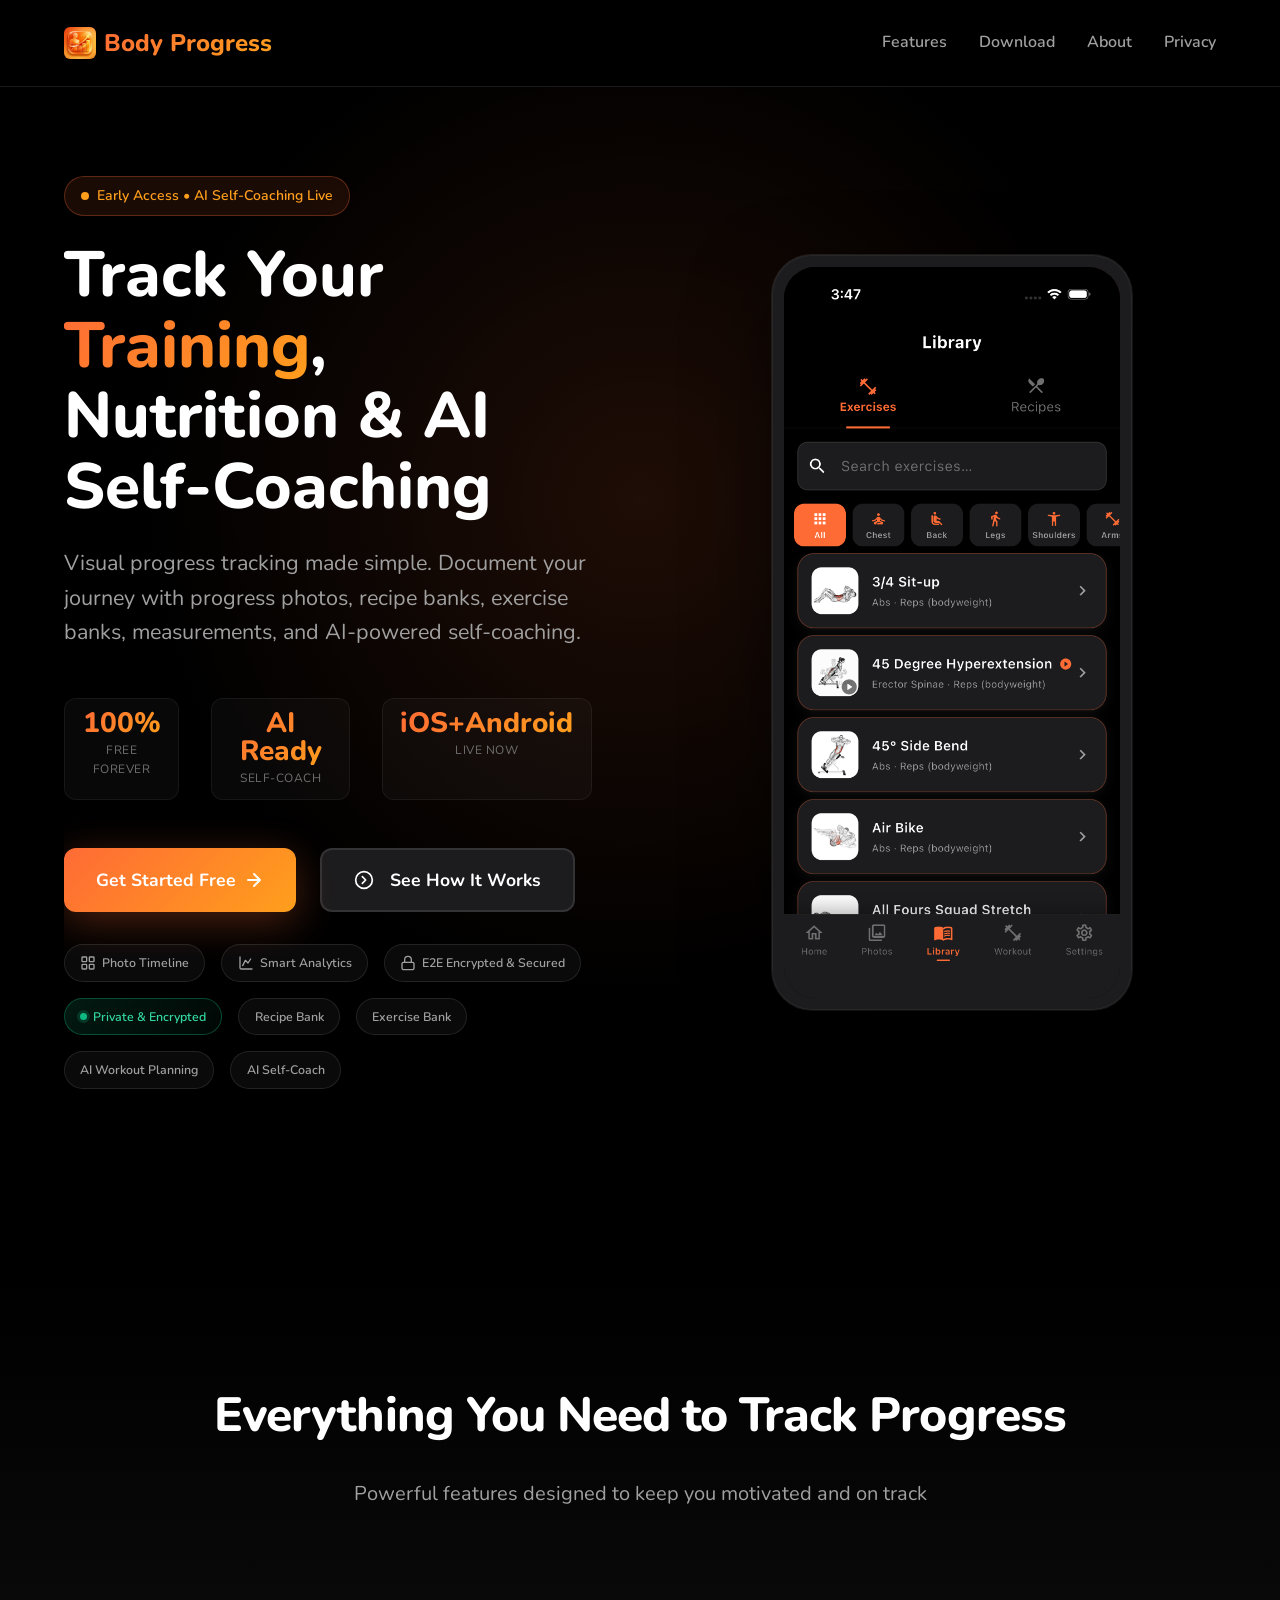
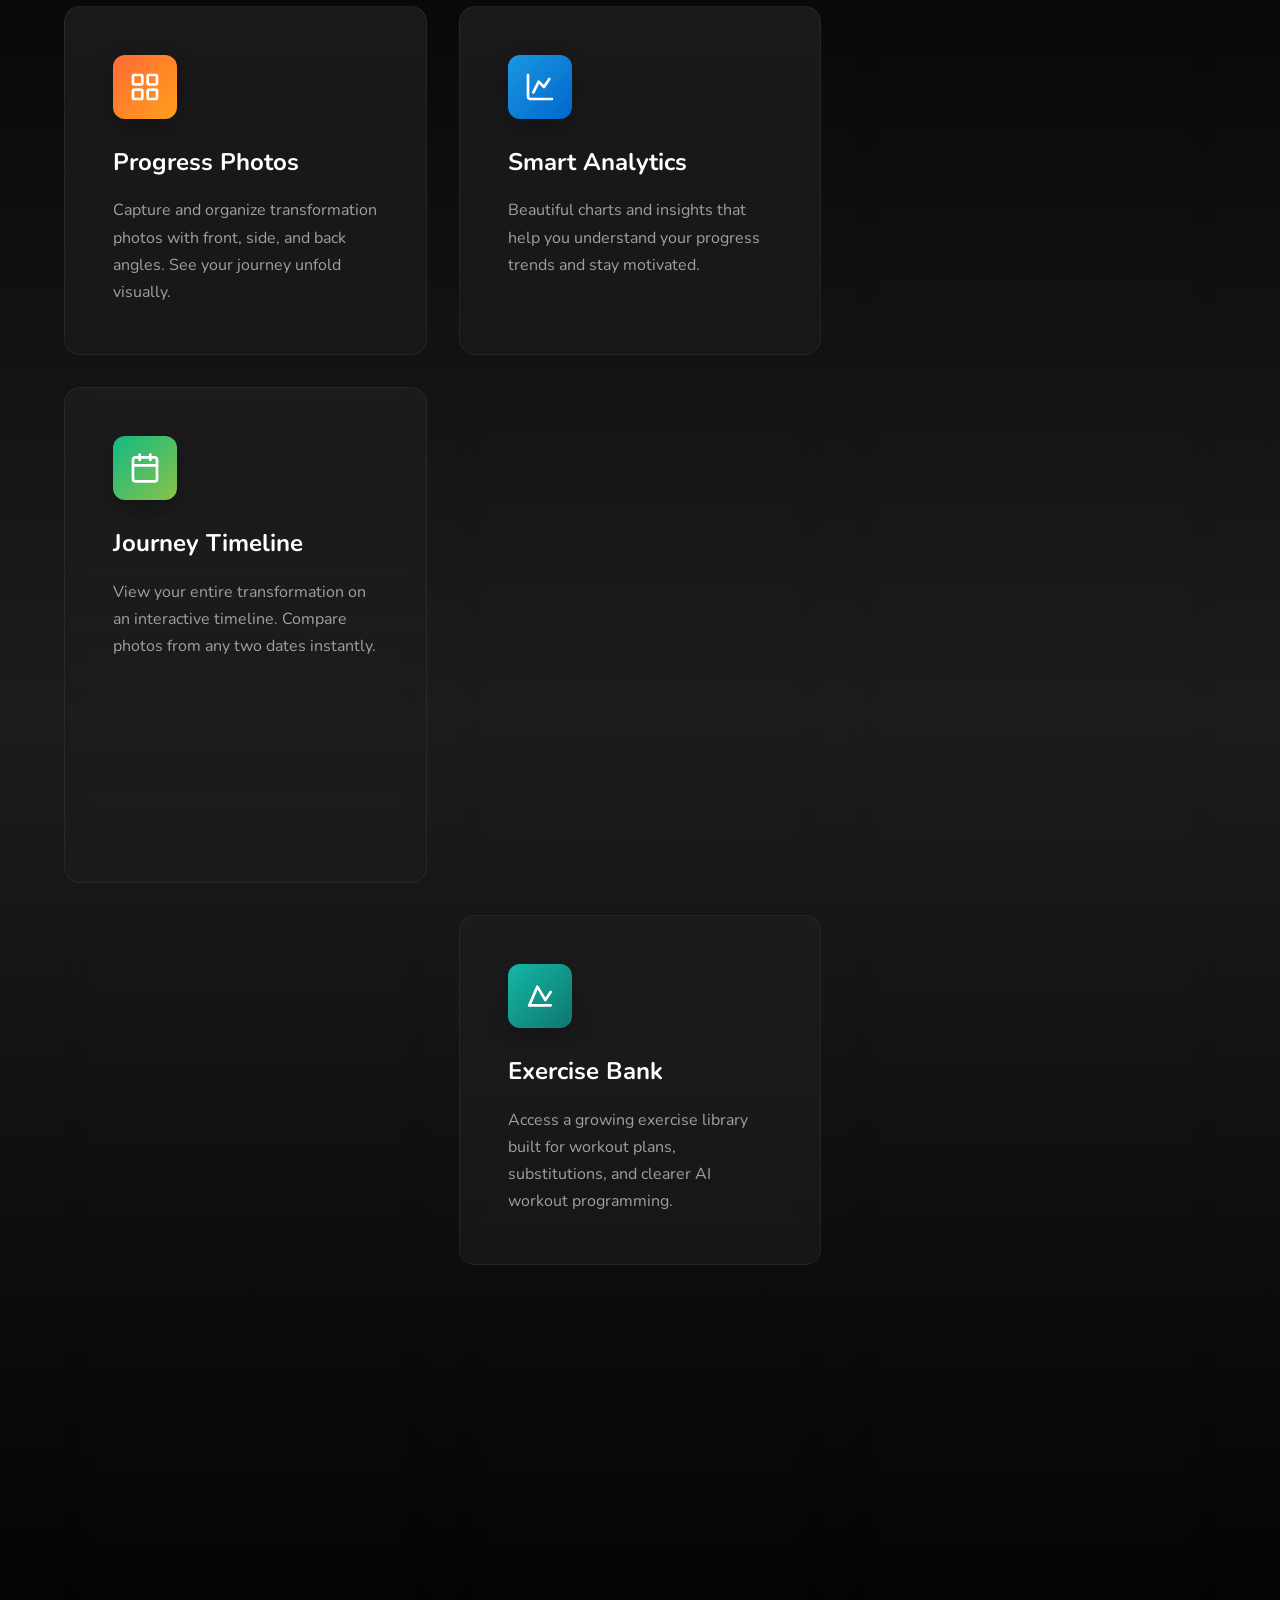
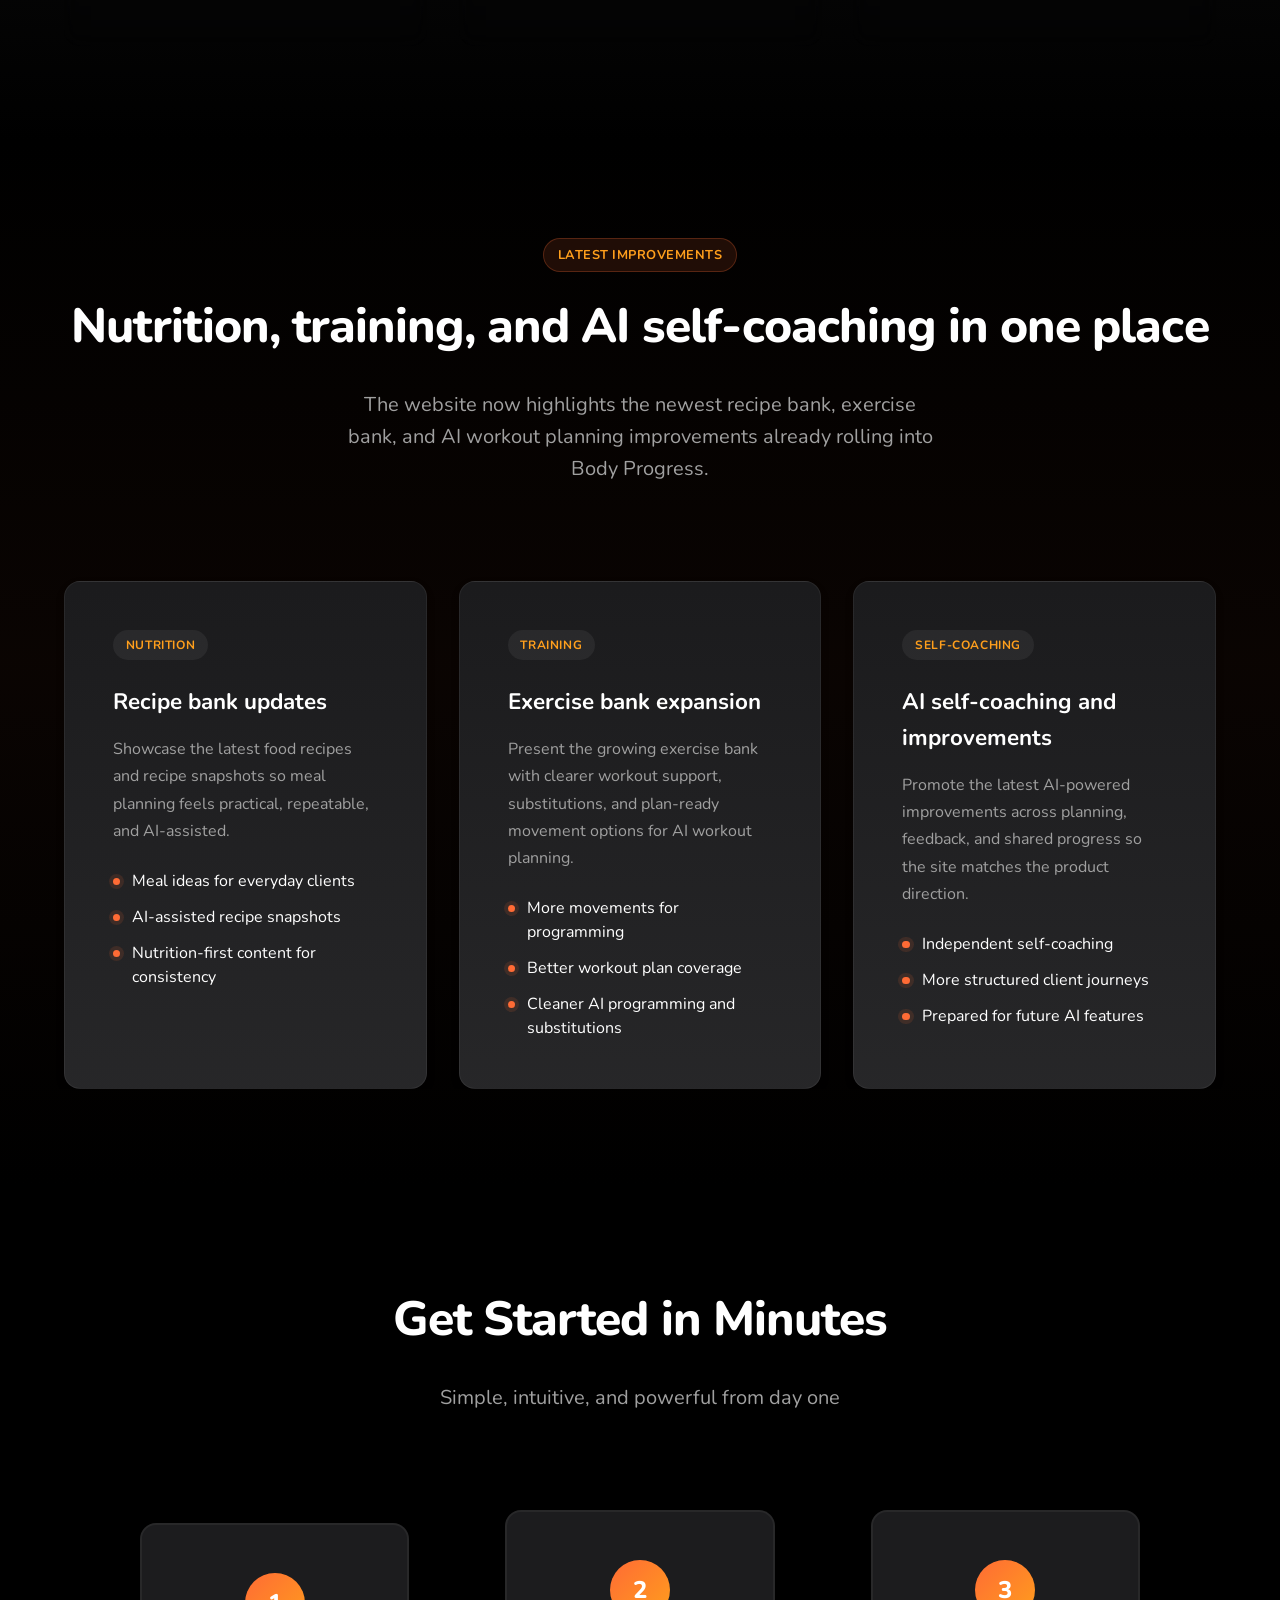
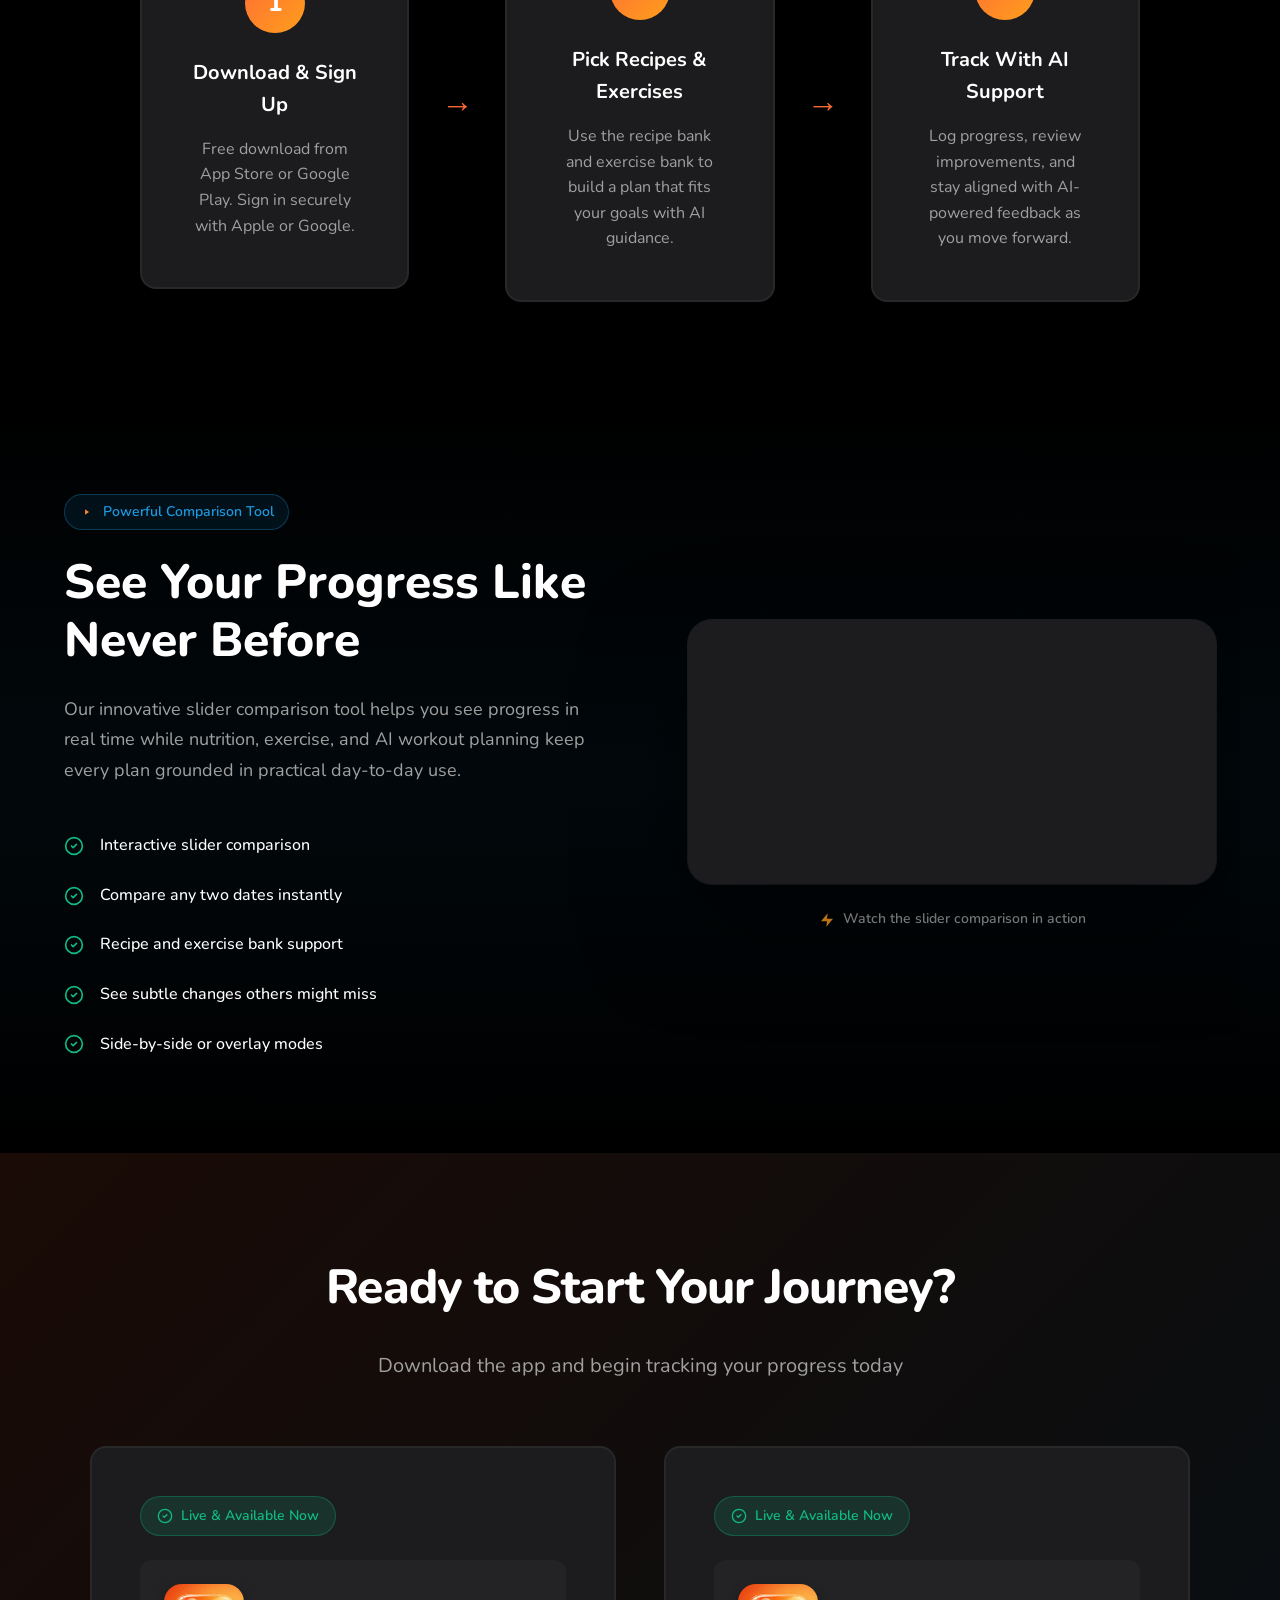
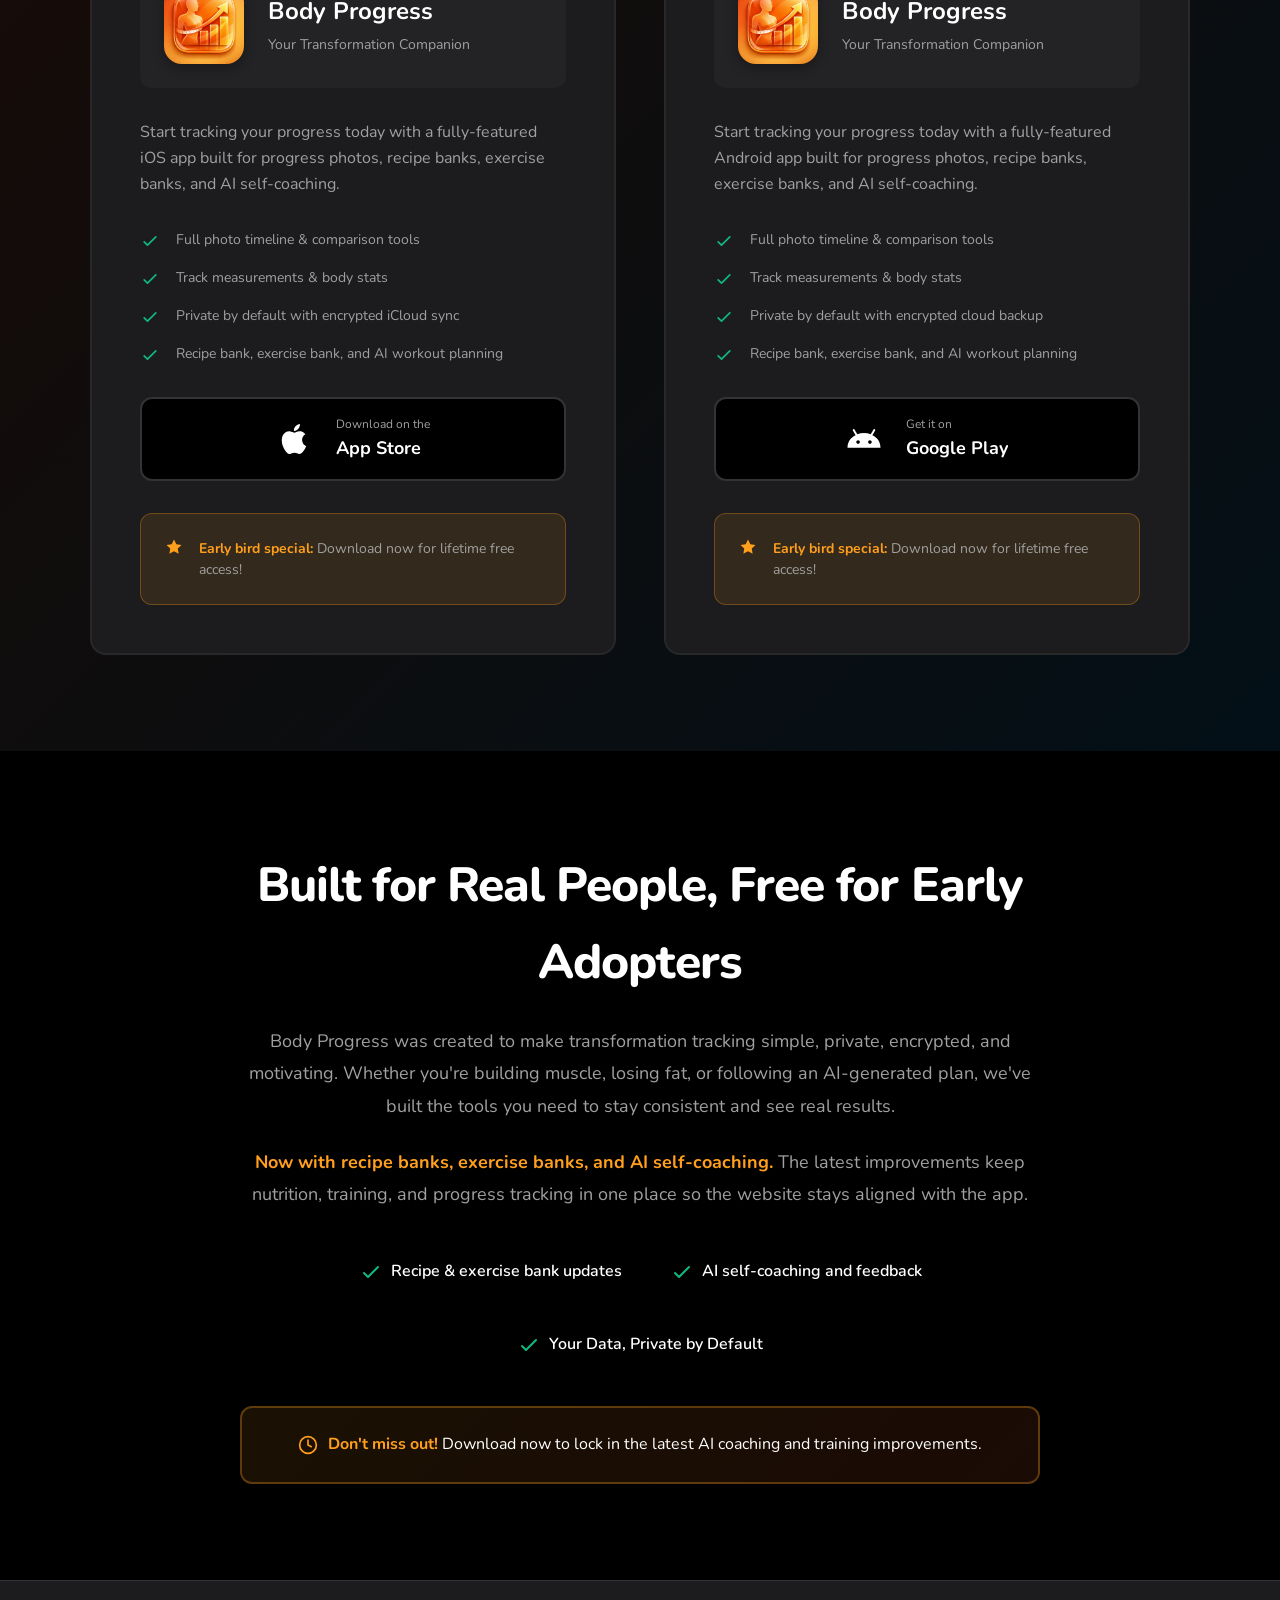
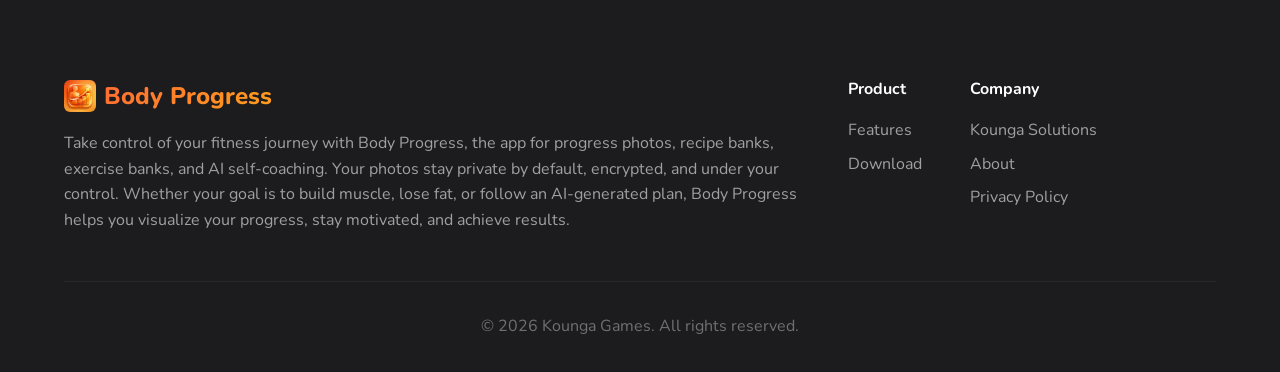
<file: index.html>
<!DOCTYPE html>
<html lang="en">

<head>
    <meta charset="UTF-8">
    <meta name="viewport" content="width=device-width, initial-scale=1.0">
    <meta name="description"
        content="Track your body transformation with progress photos, recipe banks, exercise banks, and AI-powered self-coaching. Free body progress tracking app for iOS and Android.">
    <meta name="keywords"
        content="body progress, fitness tracker, progress photos, body transformation, weight tracking, fitness app, ai coaching, ai workout planning, recipe bank, exercise bank, self coach">
    <meta name="author" content="Kounga Games">

    <!-- Open Graph / Social Media -->
    <meta property="og:type" content="website">
    <meta property="og:title" content="Body Progress - Track Training, Nutrition & AI Self-Coaching">
    <meta property="og:description"
        content="Visual progress tracking made simple. Use photo timelines, recipe banks, exercise banks, and AI-powered self-coaching to stay on track.">
    <meta property="og:url" content="https://koungasolutions.co.nz/bodyprogress">

    <title>Body Progress - Track Training, Nutrition & AI Self-Coaching</title>

    <!-- Favicon -->
    <link rel="icon" type="image/png" sizes="512x512" href="assets/images/app-icon-512.png">
    <link rel="icon" type="image/png" sizes="1024x1024" href="assets/images/app-icon.png">
    <link rel="apple-touch-icon" href="assets/images/app-icon.png">

    <!-- Web App Manifest -->
    <link rel="manifest" href="manifest.json">

    <!-- Theme Color for Mobile Browsers -->
    <meta name="theme-color" content="#000000">
    <meta name="apple-mobile-web-app-capable" content="yes">
    <meta name="apple-mobile-web-app-status-bar-style" content="black-translucent">

    <!-- Google Fonts - Nunito (matching the app) -->
    <link rel="preconnect" href="https://fonts.googleapis.com">
    <link rel="preconnect" href="https://fonts.gstatic.com" crossorigin>
    <link href="https://fonts.googleapis.com/css2?family=Nunito:wght@400;500;600;700;800&display=swap" rel="stylesheet">

    <link rel="stylesheet" href="assets/css/styles.css">
</head>

<body>
    <!-- Navigation -->
    <nav class="navbar">
        <div class="container">
            <div class="nav-content">
                <div class="logo">
                    <span class="logo-icon">
                        <img src="assets/images/app-icon-512.png" alt="Body Progress" width="32" height="32"
                            style="border-radius: 6px;">
                    </span>
                    <span class="logo-text">Body Progress</span>
                </div>
                <button class="hamburger" aria-label="Toggle menu">
                    <span></span>
                    <span></span>
                    <span></span>
                </button>
                <div class="nav-links">
                    <a href="#features">Features</a>
                    <a href="#download">Download</a>
                    <a href="#about">About</a>
                    <a href="privacy.html">Privacy</a>
                </div>
            </div>
        </div>
    </nav>

    <!-- Hero Section -->
    <section class="hero">
        <div class="container">
            <div class="hero-split">
                <div class="hero-content">
                    <div class="hero-tag">
                        <span>Early Access • AI Self-Coaching Live</span>
                    </div>

                    <h1 class="hero-title">
                        Track Your <span class="gradient-text">Training</span>, Nutrition & AI Self-Coaching
                    </h1>
                    <p class="hero-subtitle">
                        Visual progress tracking made simple. Document your journey with progress photos,
                        recipe banks, exercise banks, measurements, and AI-powered self-coaching.
                    </p>

                    <div class="hero-stats">
                        <div class="hero-stat">
                            <div class="stat-number">100%</div>
                            <div class="stat-label">Free Forever</div>
                        </div>
                        <div class="hero-stat">
                            <div class="stat-number">AI Ready</div>
                            <div class="stat-label">Self-Coach</div>
                        </div>
                        <div class="hero-stat">
                            <div class="stat-number">iOS+Android</div>
                            <div class="stat-label">Live Now</div>
                        </div>
                    </div>

                    <div class="hero-cta">
                        <a href="#download" class="btn btn-primary btn-large">
                            <span>Get Started Free</span>
                            <svg width="20" height="20" viewBox="0 0 20 20" fill="none">
                                <path d="M4 10h12m-6-6l6 6-6 6" stroke="currentColor" stroke-width="2"
                                    stroke-linecap="round" stroke-linejoin="round" />
                            </svg>
                        </a>
                        <a href="#features" class="btn btn-secondary btn-large">
                            <svg width="20" height="20" viewBox="0 0 24 24" fill="none" style="margin-right: 8px;">
                                <circle cx="12" cy="12" r="10" stroke="currentColor" stroke-width="2" />
                                <path d="M10 8l4 4-4 4" stroke="currentColor" stroke-width="2" stroke-linecap="round"
                                    stroke-linejoin="round" />
                            </svg>
                            See How It Works
                        </a>
                    </div>

                    <div class="hero-badges">
                        <span class="badge">
                            <svg width="16" height="16" viewBox="0 0 24 24" fill="none">
                                <rect x="3" y="3" width="7" height="7" rx="1" stroke="currentColor" stroke-width="2" />
                                <rect x="14" y="3" width="7" height="7" rx="1" stroke="currentColor" stroke-width="2" />
                                <rect x="3" y="14" width="7" height="7" rx="1" stroke="currentColor" stroke-width="2" />
                                <rect x="14" y="14" width="7" height="7" rx="1" stroke="currentColor"
                                    stroke-width="2" />
                            </svg>
                            Photo Timeline
                        </span>
                        <span class="badge">
                            <svg width="16" height="16" viewBox="0 0 24 24" fill="none">
                                <path d="M3 3v16a2 2 0 002 2h16" stroke="currentColor" stroke-width="2"
                                    stroke-linecap="round" />
                                <path d="M7 16l4-8 4 4 4-6" stroke="currentColor" stroke-width="2"
                                    stroke-linecap="round" stroke-linejoin="round" />
                            </svg>
                            Smart Analytics
                        </span>
                        <span class="badge">
                            <svg width="16" height="16" viewBox="0 0 24 24" fill="none">
                                <rect x="3" y="11" width="18" height="11" rx="2" stroke="currentColor"
                                    stroke-width="2" />
                                <path d="M7 11V7a5 5 0 0110 0v4" stroke="currentColor" stroke-width="2"
                                    stroke-linecap="round" />
                            </svg>
                            E2E Encrypted & Secured
                        </span>
                        <span class="badge badge-trust">Private & Encrypted</span>
                        <span class="badge">Recipe Bank</span>
                        <span class="badge">Exercise Bank</span>
                        <span class="badge">AI Workout Planning</span>
                        <span class="badge">AI Self-Coach</span>
                    </div>
                </div>

                <div class="hero-visual">
                    <div class="phone-mockup">
                        <div class="phone-frame">
                            <div class="phone-notch"></div>
                            <div class="phone-screen">
                                <div class="screenshot-slider">
                                    <img src="assets/screens/1.png" alt="Home Screen" class="screenshot active">
                                    <img src="assets/screens/2.png" alt="Compare Photos" class="screenshot">
                                    <img src="assets/screens/3.png" alt="Slider Comparison" class="screenshot">
                                    <img src="assets/screens/4.png" alt="Progress Stats" class="screenshot">
                                    <img src="assets/screens/5.png" alt="Exercise Bank" class="screenshot active">
                                    <img src="assets/screens/6.png" alt="Exercise Instructions" class="screenshot">
                                    <img src="assets/screens/7.png" alt="Recipe Bank" class="screenshot">
                                    <img src="assets/screens/8.png" alt="Detailed Recipies" class="screenshot">
                                    <img src="assets/screens/9.png" alt="AI Powered Workout Plan" class="screenshot">
                                </div>
                            </div>
                        </div>
                    </div>
                </div>
            </div>
        </div>
        <div class="hero-gradient"></div>
    </section>

    <!-- Features Section -->
    <section id="features" class="features">
        <div class="container">
            <div class="section-header">
                <h2 class="section-title">Everything You Need to Track Progress</h2>
                <p class="section-subtitle">Powerful features designed to keep you motivated and on track</p>
            </div>

            <div class="features-grid">
                <div class="feature-card">
                    <div class="feature-icon" style="background: linear-gradient(135deg, #FF6B35, #FF9F1C);">
                        <svg width="32" height="32" viewBox="0 0 24 24" fill="none">
                            <rect x="3" y="3" width="7" height="7" rx="1" stroke="white" stroke-width="2" />
                            <rect x="14" y="3" width="7" height="7" rx="1" stroke="white" stroke-width="2" />
                            <rect x="3" y="14" width="7" height="7" rx="1" stroke="white" stroke-width="2" />
                            <rect x="14" y="14" width="7" height="7" rx="1" stroke="white" stroke-width="2" />
                        </svg>
                    </div>
                    <h3>Progress Photos</h3>
                    <p>Capture and organize transformation photos with front, side, and back angles. See your journey
                        unfold visually.</p>
                </div>

                <div class="feature-card">
                    <div class="feature-icon" style="background: linear-gradient(135deg, #1B98E0, #0066CC);">
                        <svg width="32" height="32" viewBox="0 0 24 24" fill="none">
                            <path d="M3 3v16a2 2 0 002 2h16" stroke="white" stroke-width="2" stroke-linecap="round" />
                            <path d="M7 16l4-8 4 4 4-6" stroke="white" stroke-width="2" stroke-linecap="round"
                                stroke-linejoin="round" />
                        </svg>
                    </div>
                    <h3>Smart Analytics</h3>
                    <p>Beautiful charts and insights that help you understand your progress trends and stay motivated.
                    </p>
                </div>

                <div class="feature-card">
                    <div class="feature-icon" style="background: linear-gradient(135deg, #FF9F1C, #FFD700);">
                        <svg width="32" height="32" viewBox="0 0 24 24" fill="none">
                            <rect x="2" y="6" width="20" height="12" rx="2" stroke="white" stroke-width="2" />
                            <path d="M2 10h20" stroke="white" stroke-width="2" />
                            <circle cx="7" cy="14" r="1" fill="white" />
                        </svg>
                    </div>
                    <h3>Body Measurements</h3>
                    <p>Track weight, body fat, muscle mass, and custom measurements. Monitor all key metrics in one
                        place.</p>
                </div>

                <div class="feature-card">
                    <div class="feature-icon" style="background: linear-gradient(135deg, #10B981, #8BC34A);">
                        <svg width="32" height="32" viewBox="0 0 24 24" fill="none">
                            <path
                                d="M8 2v4m8-4v4M3 10h18M5 4h14a2 2 0 012 2v14a2 2 0 01-2 2H5a2 2 0 01-2-2V6a2 2 0 012-2z"
                                stroke="white" stroke-width="2" stroke-linecap="round" />
                        </svg>
                    </div>
                    <h3>Journey Timeline</h3>
                    <p>View your entire transformation on an interactive timeline. Compare photos from any two dates
                        instantly.</p>
                </div>

                <div class="feature-card">
                    <div class="feature-icon" style="background: linear-gradient(135deg, #3B82F6, #1D4ED8);">
                        <svg width="32" height="32" viewBox="0 0 24 24" fill="none">
                            <rect x="3" y="11" width="18" height="11" rx="2" stroke="white" stroke-width="2" />
                            <path d="M7 11V7a5 5 0 0110 0v4" stroke="white" stroke-width="2" stroke-linecap="round" />
                        </svg>
                    </div>
                    <h3>100% Private & Encrypted</h3>
                    <p>Your stats and photos are visible only to you, private by default and encrypted in transit and at
                        rest. They're shared only if you choose to with a Fitness Buddy or your own Coach, access you
                        can remove anytime. Your data is 100% secured and in your control.</p>
                </div>

                <div class="feature-card">
                    <div class="feature-icon" style="background: linear-gradient(135deg, #EF4444, #DC2626);">
                        <svg width="32" height="32" viewBox="0 0 24 24" fill="none">
                            <path
                                d="M15 17h5l-1.405-1.405A2.032 2.032 0 0118 14.158V11a6.002 6.002 0 00-4-5.659V5a2 2 0 10-4 0v.341C7.67 6.165 6 8.388 6 11v3.159c0 .538-.214 1.055-.595 1.436L4 17h5m6 0v1a3 3 0 11-6 0v-1m6 0H9"
                                stroke="white" stroke-width="2" stroke-linecap="round" stroke-linejoin="round" />
                        </svg>
                    </div>
                    <h3>Smart Reminders</h3>
                    <p>Set custom reminders to capture progress photos and update measurements. Stay consistent with
                        your tracking.</p>
                </div>

                <div class="feature-card">
                    <div class="feature-icon" style="background: linear-gradient(135deg, #8B5CF6, #6D28D9);">
                        <svg width="32" height="32" viewBox="0 0 24 24" fill="none">
                            <path d="M4 7h16" stroke="white" stroke-width="2" stroke-linecap="round" />
                            <path d="M6 4v6M10 4v6M14 4v6M18 4v6" stroke="white" stroke-width="2"
                                stroke-linecap="round" />
                            <path d="M5 11h14v8H5z" stroke="white" stroke-width="2" stroke-linejoin="round" />
                        </svg>
                    </div>
                    <h3>Recipe Bank</h3>
                    <p>Browse the latest meal ideas and recipe snapshots so anyone can build simple, repeatable
                        nutrition plans with AI guidance.</p>
                </div>

                <div class="feature-card">
                    <div class="feature-icon" style="background: linear-gradient(135deg, #14B8A6, #0F766E);">
                        <svg width="32" height="32" viewBox="0 0 24 24" fill="none">
                            <path d="M4 19l6-14 6 10 4-6" stroke="white" stroke-width="2" stroke-linecap="round"
                                stroke-linejoin="round" />
                            <path d="M4 19h16" stroke="white" stroke-width="2" stroke-linecap="round" />
                        </svg>
                    </div>
                    <h3>Exercise Bank</h3>
                    <p>Access a growing exercise library built for workout plans, substitutions, and clearer AI workout
                        programming.</p>
                </div>

                <div class="feature-card">
                    <div class="feature-icon" style="background: linear-gradient(135deg, #FB7185, #E11D48);">
                        <svg width="32" height="32" viewBox="0 0 24 24" fill="none">
                            <path d="M12 2l3 6 7 1-5 5 1 7-6-3-6 3 1-7-5-5 7-1z" stroke="white" stroke-width="2"
                                stroke-linejoin="round" />
                        </svg>
                    </div>
                    <h3>AI Self-Coach</h3>
                    <p>Built for independent transformation with AI-powered planning, feedback, and a clearer client
                        journey.</p>
                </div>

                <div class="feature-card">
                    <div class="feature-icon" style="background: linear-gradient(135deg, #F59E0B, #D97706);">
                        <svg width="32" height="32" viewBox="0 0 24 24" fill="none">
                            <path d="M4 12h5l3-7 2 14 2-7h4" stroke="white" stroke-width="2" stroke-linecap="round"
                                stroke-linejoin="round" />
                            <path d="M4 19h16" stroke="white" stroke-width="2" stroke-linecap="round" />
                        </svg>
                    </div>
                    <h3>AI Workout Planning</h3>
                    <p>Get AI-powered workout planning that turns your goals into structured sessions, smarter exercise
                        choices, and practical weekly progression.</p>
                </div>

                <div class="feature-card">
                    <div class="feature-icon" style="background: linear-gradient(135deg, #06B6D4, #0891B2);">
                        <svg width="32" height="32" viewBox="0 0 24 24" fill="none">
                            <path d="M7 18a5 5 0 01-.5-9.975A6 6 0 0117.9 8.05 4.5 4.5 0 0117 18H7z" stroke="white"
                                stroke-width="2" stroke-linecap="round" stroke-linejoin="round" />
                            <path d="M12 12v6m0-6l-2 2m2-2l2 2" stroke="white" stroke-width="2" stroke-linecap="round"
                                stroke-linejoin="round" />
                        </svg>
                    </div>
                    <h3>Encrypted Cloud Sync</h3>
                    <p>Keep your journey safe with private-by-default, encrypted cloud backup and iCloud sync across all
                        your devices.</p>
                </div>

                <div class="feature-card">
                    <div class="feature-icon" style="background: linear-gradient(135deg, #A855F7, #7E22CE);">
                        <svg width="32" height="32" viewBox="0 0 24 24" fill="none">
                            <rect x="3" y="4" width="7" height="16" rx="1" stroke="white" stroke-width="2" />
                            <rect x="14" y="4" width="7" height="16" rx="1" stroke="white" stroke-width="2" />
                            <path d="M12 2v20" stroke="white" stroke-width="2" stroke-linecap="round" />
                        </svg>
                    </div>
                    <h3>Side-by-Side Compare</h3>
                    <p>Line up any two dates with side-by-side and slider comparisons to reveal real change across
                        front,
                        side, and back angles.</p>
                </div>
            </div>
        </div>
    </section>

    <!-- Updates Section -->
    <section class="updates">
        <div class="container">
            <div class="section-header">
                <p class="section-eyebrow">Latest improvements</p>
                <h2 class="section-title">Nutrition, training, and AI self-coaching in one place</h2>
                <p class="section-subtitle">The website now highlights the newest recipe bank, exercise bank, and
                    AI workout planning improvements already rolling into Body Progress.</p>
            </div>

            <div class="updates-grid">
                <div class="update-card">
                    <span class="update-pill">Nutrition</span>
                    <h3>Recipe bank updates</h3>
                    <p>Showcase the latest food recipes and recipe snapshots so meal planning feels practical,
                        repeatable, and AI-assisted.</p>
                    <ul class="update-list">
                        <li>Meal ideas for everyday clients</li>
                        <li>AI-assisted recipe snapshots</li>
                        <li>Nutrition-first content for consistency</li>
                    </ul>
                </div>

                <div class="update-card">
                    <span class="update-pill">Training</span>
                    <h3>Exercise bank expansion</h3>
                    <p>Present the growing exercise bank with clearer workout support, substitutions, and plan-ready
                        movement options for AI workout planning.</p>
                    <ul class="update-list">
                        <li>More movements for programming</li>
                        <li>Better workout plan coverage</li>
                        <li>Cleaner AI programming and substitutions</li>
                    </ul>
                </div>

                <div class="update-card">
                    <span class="update-pill">Self-Coaching</span>
                    <h3>AI self-coaching and improvements</h3>
                    <p>Promote the latest AI-powered improvements across planning, feedback, and shared progress so the
                        site matches the product direction.</p>
                    <ul class="update-list">
                        <li>Independent self-coaching</li>
                        <li>More structured client journeys</li>
                        <li>Prepared for future AI features</li>
                    </ul>
                </div>
            </div>
        </div>
    </section>

    <!-- How It Works Section -->
    <section class="how-it-works">
        <div class="container">
            <div class="section-header">
                <h2 class="section-title">Get Started in Minutes</h2>
                <p class="section-subtitle">Simple, intuitive, and powerful from day one</p>
            </div>

            <div class="steps">
                <div class="step">
                    <div class="step-number">1</div>
                    <h3>Download & Sign Up</h3>
                    <p>Free download from App Store or Google Play. Sign in securely with Apple or Google.</p>
                </div>
                <div class="step-arrow">→</div>
                <div class="step">
                    <div class="step-number">2</div>
                    <h3>Pick Recipes & Exercises</h3>
                    <p>Use the recipe bank and exercise bank to build a plan that fits your goals with AI guidance.
                    </p>
                </div>
                <div class="step-arrow">→</div>
                <div class="step">
                    <div class="step-number">3</div>
                    <h3>Track With AI Support</h3>
                    <p>Log progress, review improvements, and stay aligned with AI-powered feedback as you move
                        forward.</p>
                </div>
            </div>
        </div>
    </section>

    <!-- Video Showcase Section -->
    <section class="video-showcase">
        <div class="container">
            <div class="showcase-content">
                <div class="showcase-text">
                    <div class="showcase-tag">
                        <svg width="16" height="16" viewBox="0 0 24 24" fill="none">
                            <path d="M15 12l-6-4v8l6-4z" fill="url(#showcaseGrad)" />
                            <defs>
                                <linearGradient id="showcaseGrad" x1="0%" y1="0%" x2="100%" y2="100%">
                                    <stop offset="0%" style="stop-color:#FF6B35" />
                                    <stop offset="100%" style="stop-color:#FF9F1C" />
                                </linearGradient>
                            </defs>
                        </svg>
                        <span>Powerful Comparison Tool</span>
                    </div>
                    <h2 class="showcase-title">See Your Progress Like Never Before</h2>
                    <p class="showcase-description">
                        Our innovative slider comparison tool helps you see progress in real time while nutrition,
                        exercise, and AI workout planning keep every plan grounded in practical day-to-day use.
                    </p>
                    <div class="showcase-features-list">
                        <div class="showcase-feature">
                            <svg width="20" height="20" viewBox="0 0 24 24" fill="none">
                                <circle cx="12" cy="12" r="10" stroke="#10B981" stroke-width="2" />
                                <path d="M9 12l2 2 4-4" stroke="#10B981" stroke-width="2" stroke-linecap="round"
                                    stroke-linejoin="round" />
                            </svg>
                            <span>Interactive slider comparison</span>
                        </div>
                        <div class="showcase-feature">
                            <svg width="20" height="20" viewBox="0 0 24 24" fill="none">
                                <circle cx="12" cy="12" r="10" stroke="#10B981" stroke-width="2" />
                                <path d="M9 12l2 2 4-4" stroke="#10B981" stroke-width="2" stroke-linecap="round"
                                    stroke-linejoin="round" />
                            </svg>
                            <span>Compare any two dates instantly</span>
                        </div>
                        <div class="showcase-feature">
                            <svg width="20" height="20" viewBox="0 0 24 24" fill="none">
                                <circle cx="12" cy="12" r="10" stroke="#10B981" stroke-width="2" />
                                <path d="M9 12l2 2 4-4" stroke="#10B981" stroke-width="2" stroke-linecap="round"
                                    stroke-linejoin="round" />
                            </svg>
                            <span>Recipe and exercise bank support</span>
                        </div>
                        <div class="showcase-feature">
                            <svg width="20" height="20" viewBox="0 0 24 24" fill="none">
                                <circle cx="12" cy="12" r="10" stroke="#10B981" stroke-width="2" />
                                <path d="M9 12l2 2 4-4" stroke="#10B981" stroke-width="2" stroke-linecap="round"
                                    stroke-linejoin="round" />
                            </svg>
                            <span>See subtle changes others might miss</span>
                        </div>
                        <div class="showcase-feature">
                            <svg width="20" height="20" viewBox="0 0 24 24" fill="none">
                                <circle cx="12" cy="12" r="10" stroke="#10B981" stroke-width="2" />
                                <path d="M9 12l2 2 4-4" stroke="#10B981" stroke-width="2" stroke-linecap="round"
                                    stroke-linejoin="round" />
                            </svg>
                            <span>Side-by-side or overlay modes</span>
                        </div>
                    </div>
                </div>

                <div class="showcase-video">
                    <div class="video-container">
                        <video autoplay loop muted playsinline class="demo-video">
                            <source src="assets/screens/Video.mp4" type="video/mp4">
                            Your browser does not support the video tag.
                        </video>
                        <div class="video-overlay">
                            <div class="play-indicator">
                                <svg width="24" height="24" viewBox="0 0 24 24" fill="none">
                                    <circle cx="12" cy="12" r="11" fill="rgba(0,0,0,0.3)" stroke="white"
                                        stroke-width="2" />
                                    <path d="M10 8l6 4-6 4V8z" fill="white" />
                                </svg>
                            </div>
                        </div>
                    </div>
                    <p class="video-caption">
                        <svg width="16" height="16" viewBox="0 0 24 24" fill="none"
                            style="display: inline-block; vertical-align: middle; margin-right: 4px;">
                            <path d="M13 2L3 14h9l-1 8 10-12h-9l1-8z" fill="#FF9F1C" />
                        </svg>
                        Watch the slider comparison in action
                    </p>
                </div>
            </div>
        </div>
    </section>

    <!-- Download Section -->
    <section id="download" class="download">
        <div class="container">
            <div class="download-content">
                <h2 class="section-title">Ready to Start Your Journey?</h2>
                <p class="section-subtitle">Download the app and begin tracking your progress today</p>

                <div class="download-platforms">
                    <!-- iOS - Live and Available -->
                    <div class="platform-card ios-card">
                        <div class="platform-status live">
                            <svg width="16" height="16" viewBox="0 0 24 24" fill="none">
                                <circle cx="12" cy="12" r="10" stroke="#10B981" stroke-width="2" />
                                <path d="M9 12l2 2 4-4" stroke="#10B981" stroke-width="2" stroke-linecap="round"
                                    stroke-linejoin="round" />
                            </svg>
                            <span>Live &amp; Available Now</span>
                        </div>

                        <div class="app-showcase">
                            <img src="assets/images/app-icon.png" alt="Body Progress App Icon" class="app-icon-large">
                            <div class="app-info">
                                <h3>Body Progress</h3>
                                <p class="app-tagline">Your Transformation Companion</p>
                            </div>
                        </div>

                        <p class="platform-description">Start tracking your progress today with a fully-featured iOS
                            app built for progress photos, recipe banks, exercise banks, and AI self-coaching.</p>

                        <div class="ios-features">
                            <div class="ios-feature">
                                <svg width="20" height="20" viewBox="0 0 24 24" fill="none">
                                    <path d="M5 13l4 4L19 7" stroke="#10B981" stroke-width="2" stroke-linecap="round"
                                        stroke-linejoin="round" />
                                </svg>
                                <span>Full photo timeline & comparison tools</span>
                            </div>
                            <div class="ios-feature">
                                <svg width="20" height="20" viewBox="0 0 24 24" fill="none">
                                    <path d="M5 13l4 4L19 7" stroke="#10B981" stroke-width="2" stroke-linecap="round"
                                        stroke-linejoin="round" />
                                </svg>
                                <span>Track measurements & body stats</span>
                            </div>
                            <div class="ios-feature">
                                <svg width="20" height="20" viewBox="0 0 24 24" fill="none">
                                    <path d="M5 13l4 4L19 7" stroke="#10B981" stroke-width="2" stroke-linecap="round"
                                        stroke-linejoin="round" />
                                </svg>
                                <span>Private by default with encrypted iCloud sync</span>
                            </div>
                            <div class="ios-feature">
                                <svg width="20" height="20" viewBox="0 0 24 24" fill="none">
                                    <path d="M5 13l4 4L19 7" stroke="#10B981" stroke-width="2" stroke-linecap="round"
                                        stroke-linejoin="round" />
                                </svg>
                                <span>Recipe bank, exercise bank, and AI workout planning</span>
                            </div>
                        </div>

                        <a href="https://apps.apple.com/nz/app/body-progress/id6751845352" target="_blank"
                            class="download-btn apple">
                            <svg class="download-icon" viewBox="0 0 24 24" fill="currentColor">
                                <path
                                    d="M18.71 19.5c-.83 1.24-1.71 2.45-3.05 2.47-1.34.03-1.77-.79-3.29-.79-1.53 0-2 .77-3.27.82-1.31.05-2.3-1.32-3.14-2.53C4.25 17 2.94 12.45 4.7 9.39c.87-1.52 2.43-2.48 4.12-2.51 1.28-.02 2.5.87 3.29.87.78 0 2.26-1.07 3.81-.91.65.03 2.47.26 3.64 1.98-.09.06-2.17 1.28-2.15 3.81.03 3.02 2.65 4.03 2.68 4.04-.03.07-.42 1.44-1.38 2.83M13 3.5c.73-.83 1.94-1.46 2.94-1.5.13 1.17-.34 2.35-1.04 3.19-.69.85-1.83 1.51-2.95 1.42-.15-1.15.41-2.35 1.05-3.11z" />
                            </svg>
                            <div class="download-text">
                                <div class="download-label">Download on the</div>
                                <div class="download-store">App Store</div>
                            </div>
                        </a>

                        <div class="ios-note">
                            <svg width="18" height="18" viewBox="0 0 24 24" fill="none" style="flex-shrink: 0;">
                                <path
                                    d="M12 2l3.09 6.26L22 9.27l-5 4.87 1.18 6.88L12 17.77l-6.18 3.25L7 14.14 2 9.27l6.91-1.01L12 2z"
                                    fill="#FF9F1C" />
                            </svg>
                            <p><strong>Early bird special:</strong> Download now for lifetime free access!</p>
                        </div>
                    </div>

                    <!-- Android - Live and Available -->
                    <div class="platform-card android-card">
                        <div class="platform-status live">
                            <svg width="16" height="16" viewBox="0 0 24 24" fill="none">
                                <circle cx="12" cy="12" r="10" stroke="#10B981" stroke-width="2" />
                                <path d="M9 12l2 2 4-4" stroke="#10B981" stroke-width="2" stroke-linecap="round"
                                    stroke-linejoin="round" />
                            </svg>
                            <span>Live &amp; Available Now</span>
                        </div>

                        <div class="app-showcase">
                            <img src="assets/images/app-icon.png" alt="Body Progress App Icon" class="app-icon-large">
                            <div class="app-info">
                                <h3>Body Progress</h3>
                                <p class="app-tagline">Your Transformation Companion</p>
                            </div>
                        </div>

                        <p class="platform-description">Start tracking your progress today with a fully-featured
                            Android app built for progress photos, recipe banks, exercise banks, and AI self-coaching.
                        </p>

                        <div class="ios-features">
                            <div class="ios-feature">
                                <svg width="20" height="20" viewBox="0 0 24 24" fill="none">
                                    <path d="M5 13l4 4L19 7" stroke="#10B981" stroke-width="2" stroke-linecap="round"
                                        stroke-linejoin="round" />
                                </svg>
                                <span>Full photo timeline & comparison tools</span>
                            </div>
                            <div class="ios-feature">
                                <svg width="20" height="20" viewBox="0 0 24 24" fill="none">
                                    <path d="M5 13l4 4L19 7" stroke="#10B981" stroke-width="2" stroke-linecap="round"
                                        stroke-linejoin="round" />
                                </svg>
                                <span>Track measurements & body stats</span>
                            </div>
                            <div class="ios-feature">
                                <svg width="20" height="20" viewBox="0 0 24 24" fill="none">
                                    <path d="M5 13l4 4L19 7" stroke="#10B981" stroke-width="2" stroke-linecap="round"
                                        stroke-linejoin="round" />
                                </svg>
                                <span>Private by default with encrypted cloud backup</span>
                            </div>
                            <div class="ios-feature">
                                <svg width="20" height="20" viewBox="0 0 24 24" fill="none">
                                    <path d="M5 13l4 4L19 7" stroke="#10B981" stroke-width="2" stroke-linecap="round"
                                        stroke-linejoin="round" />
                                </svg>
                                <span>Recipe bank, exercise bank, and AI workout planning</span>
                            </div>
                        </div>

                        <a href="https://play.google.com/store/apps/details?id=com.koungagames.body_progress"
                            target="_blank" class="download-btn google">
                            <svg class="download-icon" viewBox="0 0 24 24" fill="currentColor">
                                <path
                                    d="M17.6 9.48l1.84-3.18c.16-.31.04-.69-.26-.85-.29-.15-.65-.06-.83.22l-1.88 3.24c-2.86-1.21-6.08-1.21-8.94 0L5.65 5.67c-.19-.28-.54-.37-.83-.22-.3.16-.42.54-.26.85l1.84 3.18C2.92 11.03 1 14.22 1 17.8h22c0-3.58-1.92-6.77-5.4-8.32zM8.06 15.2c-.66 0-1.2-.54-1.2-1.2s.54-1.2 1.2-1.2 1.2.54 1.2 1.2-.54 1.2-1.2 1.2zm7.88 0c-.66 0-1.2-.54-1.2-1.2s.54-1.2 1.2-1.2 1.2.54 1.2 1.2-.54 1.2-1.2 1.2z" />
                            </svg>
                            <div class="download-text">
                                <div class="download-label">Get it on</div>
                                <div class="download-store">Google Play</div>
                            </div>
                        </a>

                        <div class="ios-note">
                            <svg width="18" height="18" viewBox="0 0 24 24" fill="none" style="flex-shrink: 0;">
                                <path
                                    d="M12 2l3.09 6.26L22 9.27l-5 4.87 1.18 6.88L12 17.77l-6.18 3.25L7 14.14 2 9.27l6.91-1.01L12 2z"
                                    fill="#FF9F1C" />
                            </svg>
                            <p><strong>Early bird special:</strong> Download now for lifetime free access!</p>
                        </div>
                    </div>
                </div>
            </div>
        </div>
    </section>

    <!-- About Section -->
    <section id="about" class="about">
        <div class="container">
            <div class="about-content">
                <h2 class="section-title">Built for Real People, Free for Early Adopters</h2>
                <p class="about-text">
                    Body Progress was created to make transformation tracking simple, private, encrypted, and
                    motivating.
                    Whether you're building muscle, losing fat, or following an AI-generated plan, we've built the
                    tools you need to stay consistent and see real results.
                </p>
                <p class="about-text">
                    <strong style="color: var(--brand-accent);">Now with recipe banks, exercise banks, and AI
                        self-coaching.</strong>
                    The latest improvements keep nutrition, training, and progress tracking in one place so the
                    website stays aligned with the app.
                </p>
                <div class="about-features">
                    <div class="about-feature">
                        <svg width="24" height="24" viewBox="0 0 24 24" fill="none">
                            <path d="M5 13l4 4L19 7" stroke="#10B981" stroke-width="2" stroke-linecap="round"
                                stroke-linejoin="round" />
                        </svg>
                        <span>Recipe & exercise bank updates</span>
                    </div>
                    <div class="about-feature">
                        <svg width="24" height="24" viewBox="0 0 24 24" fill="none">
                            <path d="M5 13l4 4L19 7" stroke="#10B981" stroke-width="2" stroke-linecap="round"
                                stroke-linejoin="round" />
                        </svg>
                        <span>AI self-coaching and feedback</span>
                    </div>
                    <div class="about-feature">
                        <svg width="24" height="24" viewBox="0 0 24 24" fill="none">
                            <path d="M5 13l4 4L19 7" stroke="#10B981" stroke-width="2" stroke-linecap="round"
                                stroke-linejoin="round" />
                        </svg>
                        <span>Your Data, Private by Default</span>
                    </div>
                </div>
                <div class="early-bird-cta">
                    <p class="early-bird-text">
                        <svg width="20" height="20" viewBox="0 0 24 24" fill="none"
                            style="display: inline-block; vertical-align: middle; margin-right: 6px;">
                            <circle cx="12" cy="12" r="10" stroke="#FF9F1C" stroke-width="2" />
                            <path d="M12 6v6l4 2" stroke="#FF9F1C" stroke-width="2" stroke-linecap="round" />
                        </svg>
                        <strong>Don't miss out!</strong> Download now to lock in the latest AI coaching and training
                        improvements.
                    </p>
                </div>
            </div>
        </div>
    </section>

    <!-- Footer -->
    <footer class="footer">
        <div class="container">
            <div class="footer-content">
                <div class="footer-brand">
                    <div class="logo">
                        <span class="logo-icon">
                            <img src="assets/images/app-icon-512.png" alt="Body Progress" width="32" height="32"
                                style="border-radius: 6px;">
                        </span>
                        <span class="logo-text">Body Progress</span>
                    </div>
                    <p>Take control of your fitness journey with Body Progress, the app for progress photos, recipe
                        banks, exercise banks, and AI self-coaching. Your photos stay private by default, encrypted,
                        and under your control. Whether your goal is to build muscle, lose fat, or follow an
                        AI-generated plan, Body Progress helps you visualize your progress, stay motivated, and achieve
                        results.</p>
                </div>
                <div class="footer-links">
                    <div class="footer-column">
                        <h4>Product</h4>
                        <a href="#features">Features</a>
                        <a href="#download">Download</a>
                    </div>
                    <div class="footer-column">
                        <h4>Company</h4>
                        <a href="https://koungasolutions.co.nz" target="_blank">Kounga Solutions</a>
                        <a href="#about">About</a>
                        <a href="privacy.html">Privacy Policy</a>
                    </div>
                </div>
            </div>
            <div class="footer-bottom">
                <p>&copy; 2026 Kounga Games. All rights reserved.</p>
            </div>
        </div>
    </footer>

    <script src="assets/js/script.js"></script>
</body>

</html>
</file>
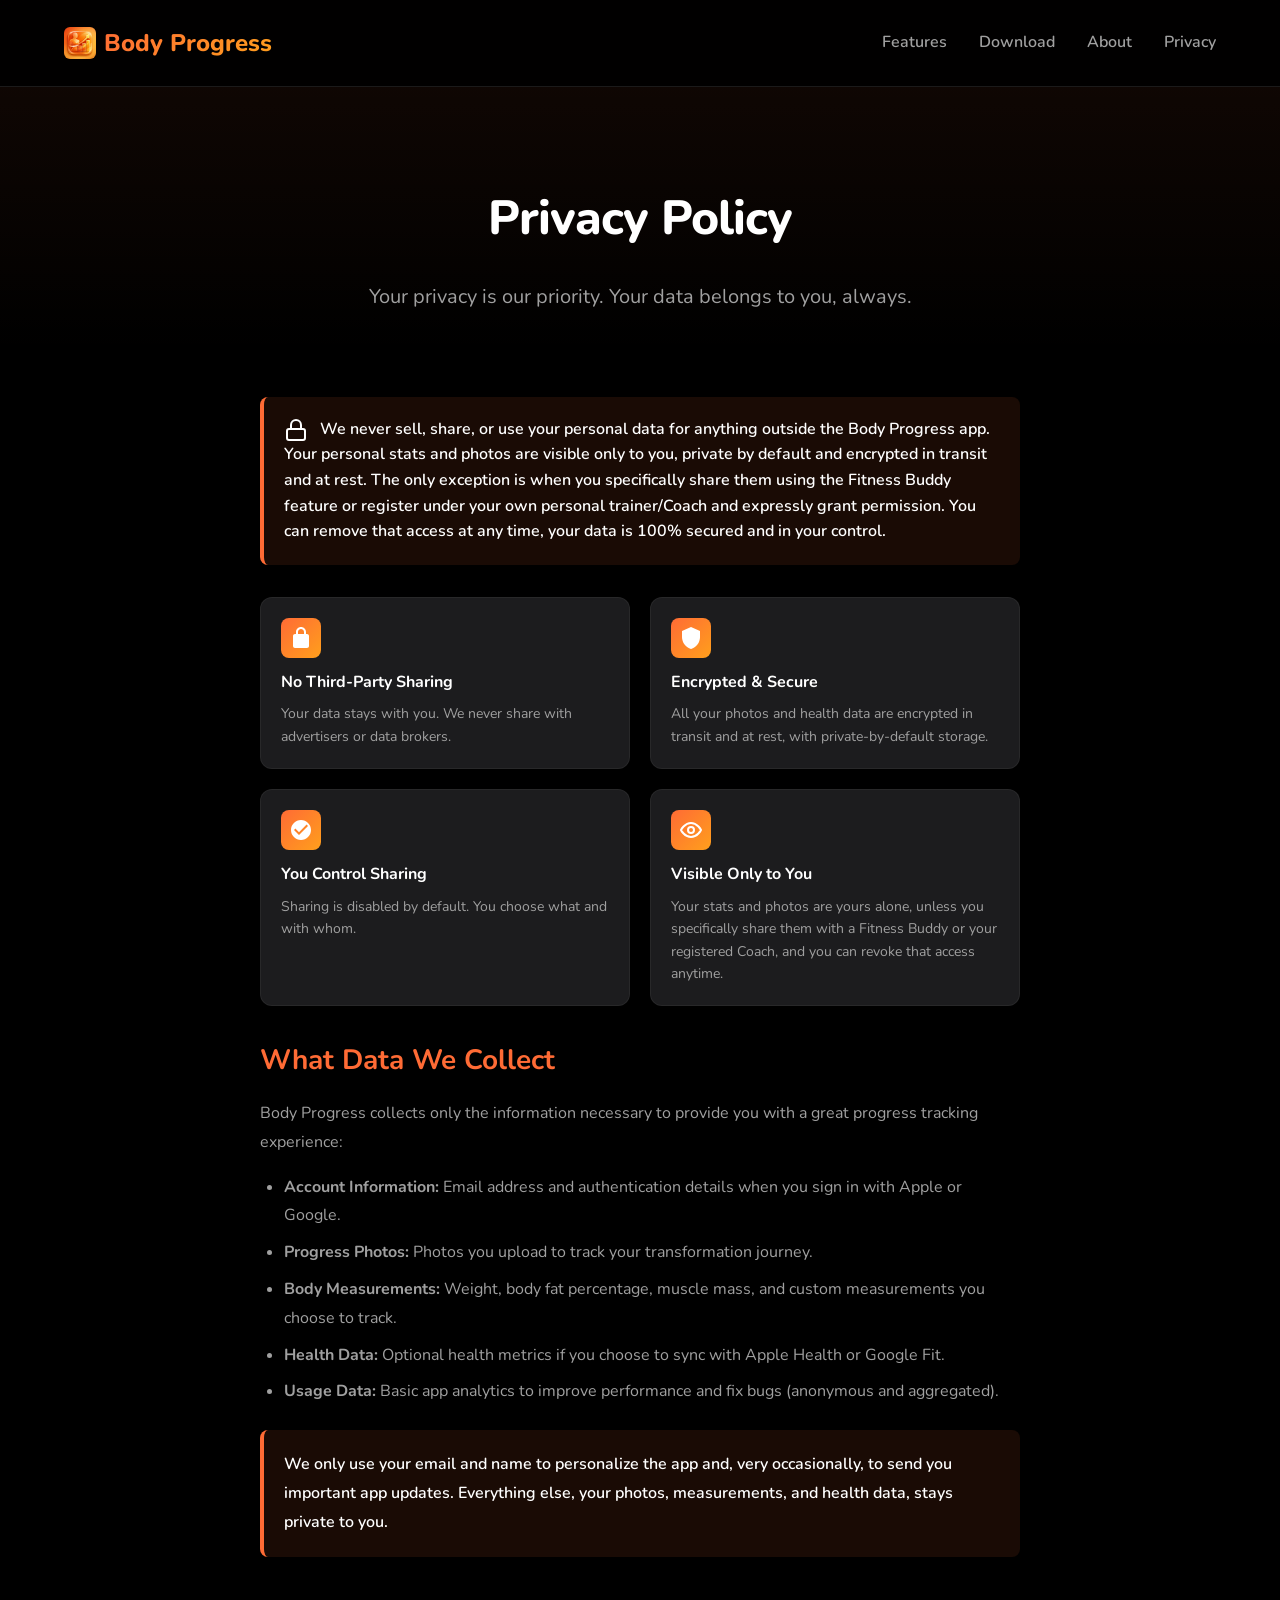
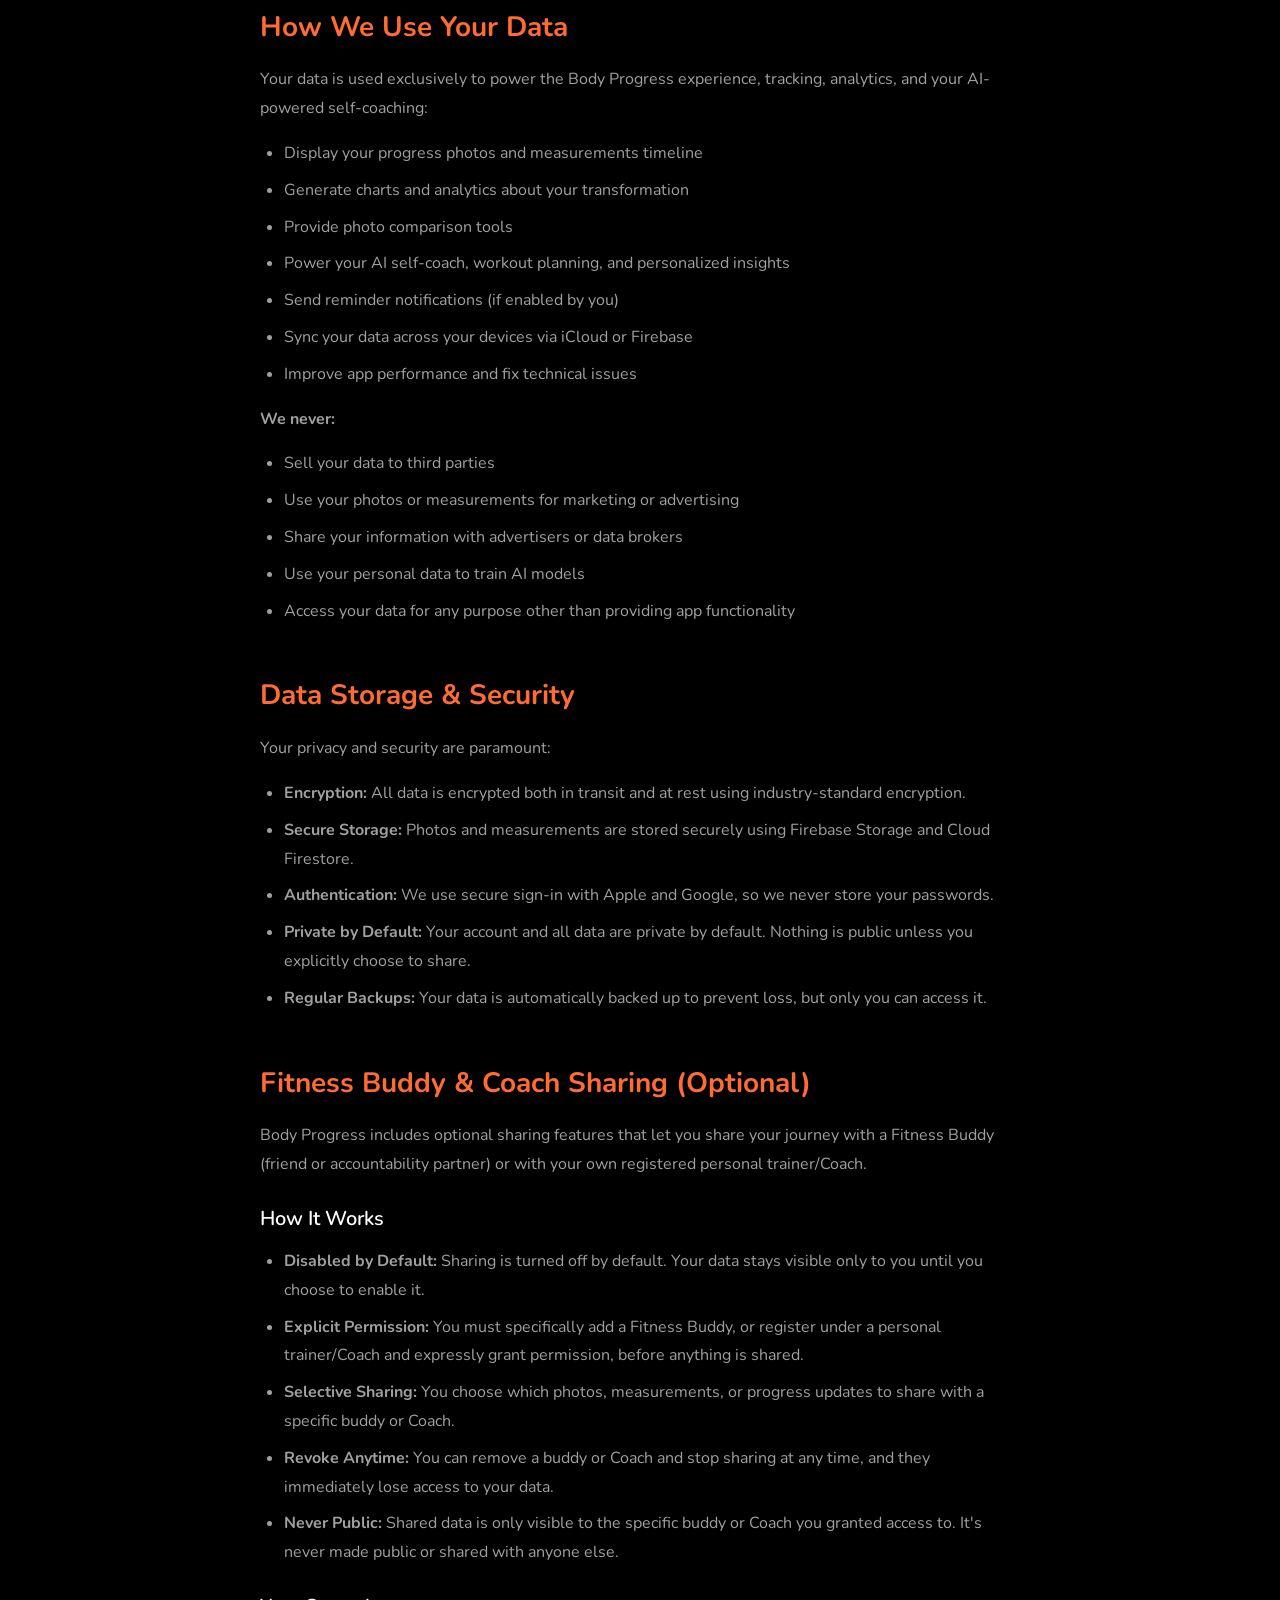
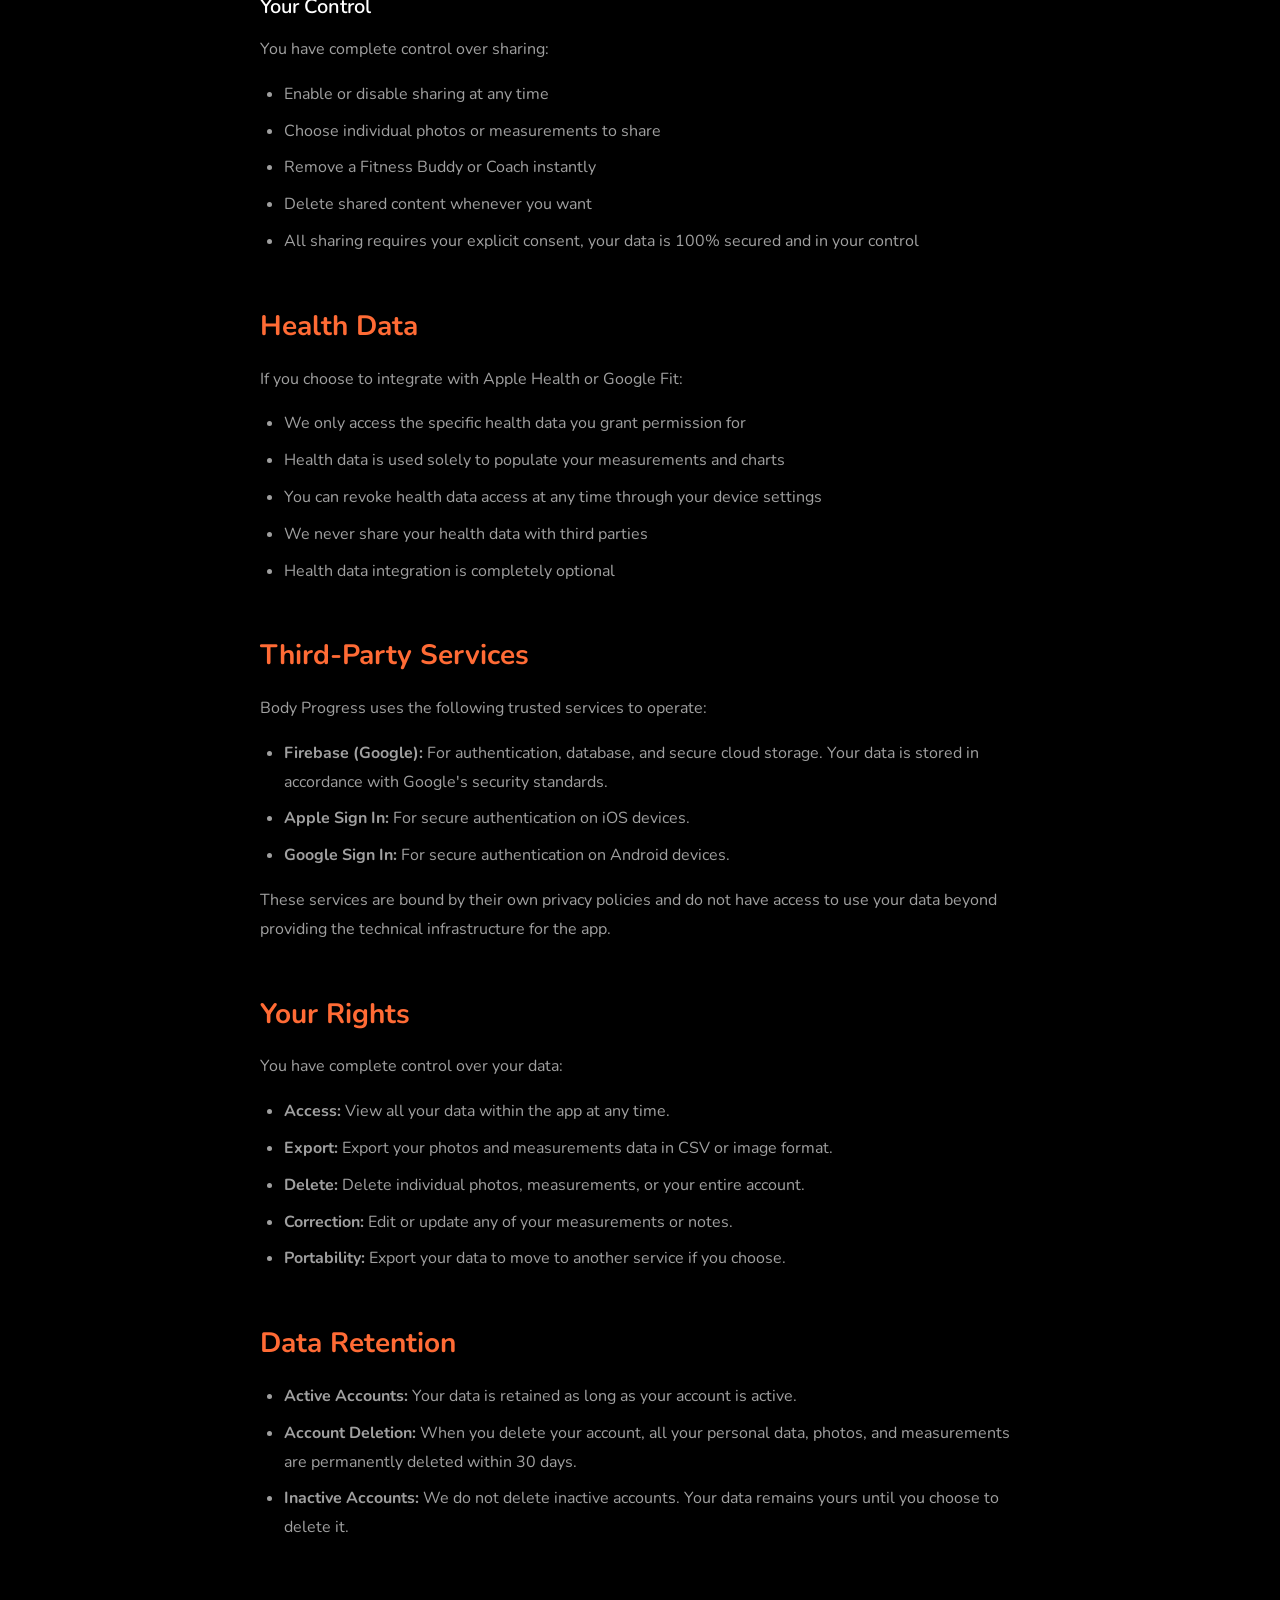
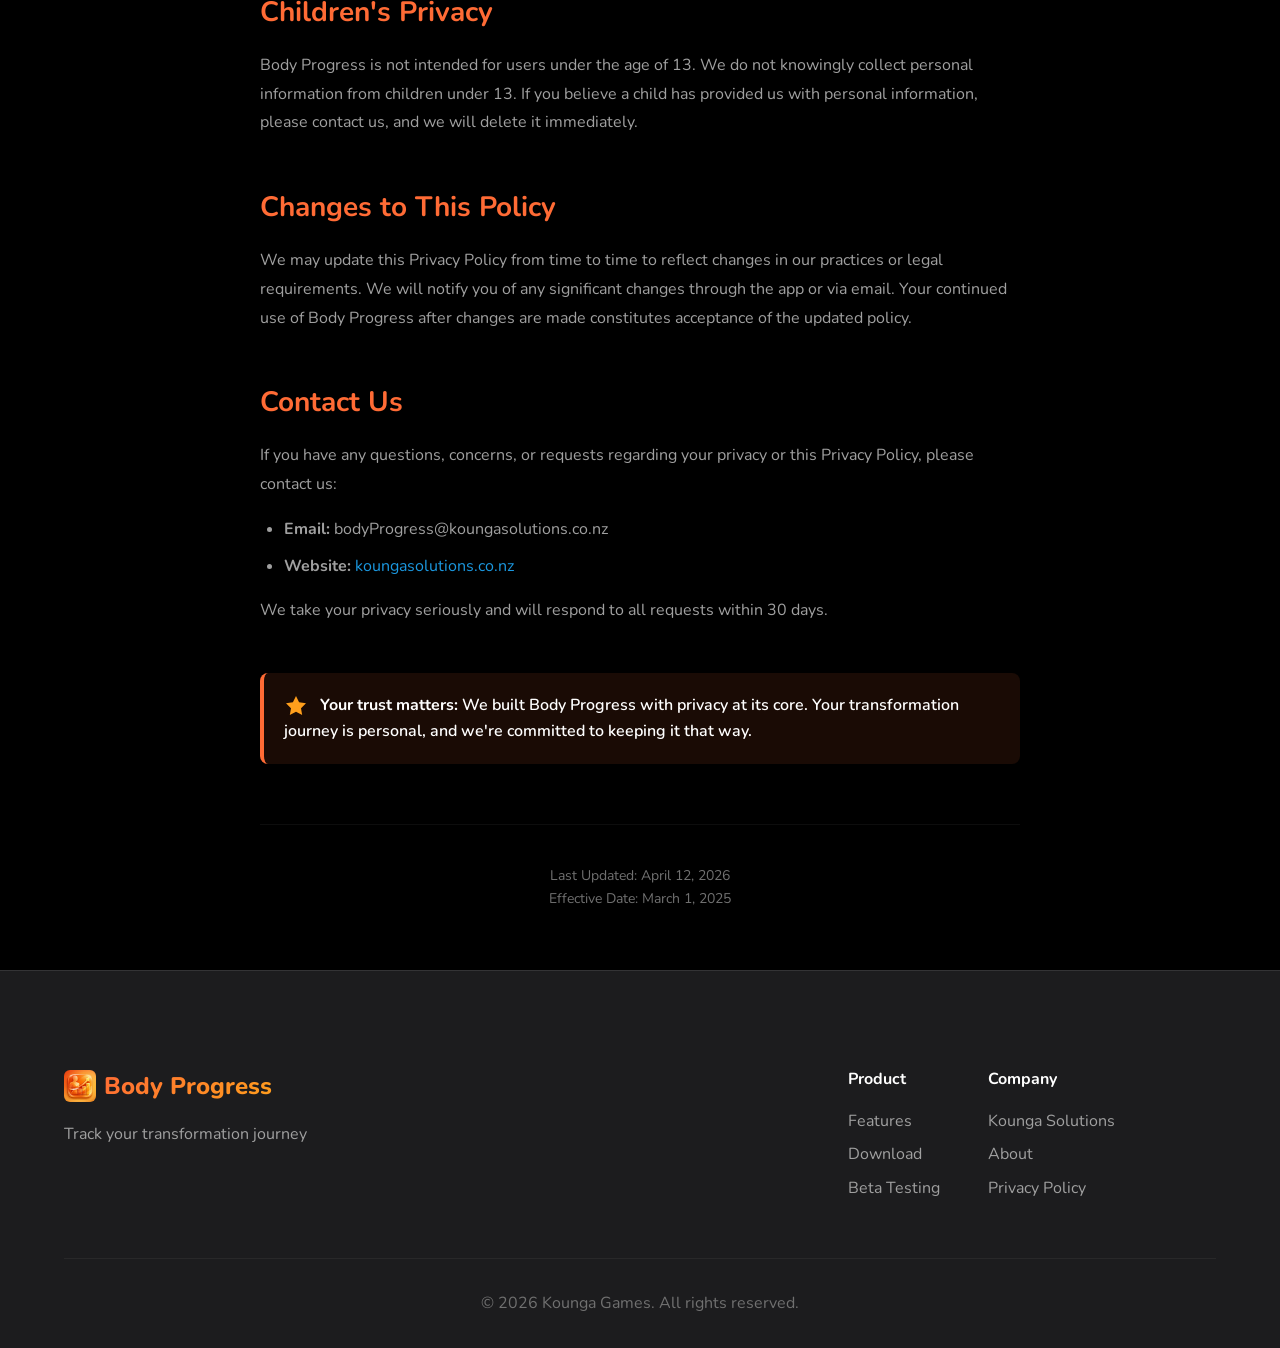
<file: privacy.html>
<!DOCTYPE html>
<html lang="en">

<head>
    <meta charset="UTF-8">
    <meta name="viewport" content="width=device-width, initial-scale=1.0">
    <meta name="description"
        content="Body Progress Privacy Policy - Private by default, encrypted, and under your control. We never sell or share your information with third parties.">

    <title>Privacy Policy - Body Progress</title>

    <!-- Favicon -->
    <link rel="icon" type="image/png" sizes="512x512" href="assets/images/app-icon-512.png">
    <link rel="icon" type="image/png" sizes="1024x1024" href="assets/images/app-icon.png">
    <link rel="apple-touch-icon" href="assets/images/app-icon.png">

    <!-- Theme Color for Mobile Browsers -->
    <meta name="theme-color" content="#000000">

    <!-- Google Fonts - Nunito -->
    <link rel="preconnect" href="https://fonts.googleapis.com">
    <link rel="preconnect" href="https://fonts.gstatic.com" crossorigin>
    <link href="https://fonts.googleapis.com/css2?family=Nunito:wght@400;500;600;700;800&display=swap" rel="stylesheet">

    <link rel="stylesheet" href="assets/css/styles.css">

    <style>
        .privacy-hero {
            padding: 180px 0 40px;
            text-align: center;
            background: linear-gradient(180deg, rgba(255, 107, 53, 0.08), transparent);
        }

        .privacy-hero .section-subtitle {
            max-width: 560px;
            margin: 16px auto 0;
        }

        .privacy-content {
            max-width: 800px;
            margin: 0 auto;
            padding: 20px 20px 60px;
        }

        .privacy-section {
            margin-bottom: 48px;
        }

        .privacy-section h2 {
            font-size: 1.75rem;
            font-weight: 700;
            margin-bottom: 16px;
            color: var(--brand-primary);
        }

        .privacy-section h3 {
            font-size: 1.25rem;
            font-weight: 600;
            margin-top: 24px;
            margin-bottom: 12px;
        }

        .privacy-section p {
            color: var(--text-secondary);
            line-height: 1.8;
            margin-bottom: 16px;
        }

        .privacy-section ul {
            color: var(--text-secondary);
            line-height: 1.8;
            margin-left: 24px;
            margin-bottom: 16px;
        }

        .privacy-section li {
            margin-bottom: 8px;
        }

        .privacy-highlight {
            background: rgba(255, 107, 53, 0.1);
            border-left: 4px solid var(--brand-primary);
            padding: 20px;
            border-radius: 8px;
            margin: 24px 0;
        }

        .privacy-highlight p {
            margin: 0;
            color: var(--text-primary);
            font-weight: 600;
        }

        .key-points {
            display: grid;
            grid-template-columns: repeat(auto-fit, minmax(250px, 1fr));
            gap: 20px;
            margin: 32px 0;
        }

        .key-point {
            background: var(--bg-card);
            padding: 20px;
            border-radius: 12px;
            border: 1px solid rgba(255, 255, 255, 0.05);
        }

        .key-point-icon {
            width: 40px;
            height: 40px;
            background: var(--gradient-brand);
            border-radius: 8px;
            display: flex;
            align-items: center;
            justify-content: center;
            margin-bottom: 12px;
        }

        .key-point h4 {
            font-size: 1rem;
            margin-bottom: 8px;
        }

        .key-point p {
            font-size: 0.875rem;
            margin: 0;
            color: var(--text-secondary);
        }

        .last-updated {
            text-align: center;
            color: var(--text-tertiary);
            font-size: 0.875rem;
            margin-top: 60px;
            padding-top: 40px;
            border-top: 1px solid rgba(255, 255, 255, 0.05);
        }
    </style>
</head>

<body>
    <!-- Navigation -->
    <nav class="navbar">
        <div class="container">
            <div class="nav-content">
                <div class="logo">
                    <a href="index.html"
                        style="display: flex; align-items: center; gap: 0.5rem; text-decoration: none;">
                        <span class="logo-icon">
                            <img src="assets/images/app-icon-512.png" alt="Body Progress" width="32" height="32"
                                style="border-radius: 6px;">
                        </span>
                        <span class="logo-text">Body Progress</span>
                    </a>
                </div>
                <button class="hamburger" aria-label="Toggle menu">
                    <span></span>
                    <span></span>
                    <span></span>
                </button>
                <div class="nav-links">
                    <a href="index.html#features">Features</a>
                    <a href="index.html#download">Download</a>
                    <a href="index.html#about">About</a>
                    <a href="privacy.html">Privacy</a>
                </div>
            </div>
        </div>
    </nav>

    <!-- Hero -->
    <section class="privacy-hero">
        <div class="container">
            <h1 class="section-title">Privacy Policy</h1>
            <p class="section-subtitle">Your privacy is our priority. Your data belongs to you, always.</p>
        </div>
    </section>

    <!-- Privacy Content -->
    <div class="privacy-content">
        <div class="privacy-highlight">
            <p>
                <svg width="24" height="24" viewBox="0 0 24 24" fill="none"
                    style="display: inline-block; vertical-align: middle; margin-right: 8px;">
                    <rect x="3" y="11" width="18" height="11" rx="2" stroke="currentColor" stroke-width="2" />
                    <path d="M7 11V7a5 5 0 0110 0v4" stroke="currentColor" stroke-width="2" stroke-linecap="round" />
                </svg>
                We never sell, share, or use your personal data for anything outside the Body Progress app. Your
                personal stats and photos are visible only to you, private by default and encrypted in transit and at
                rest. The only exception is when you specifically share them using the Fitness Buddy feature or register
                under your own personal trainer/Coach and expressly grant permission. You can remove that access at any
                time, your data is 100% secured and in your control.
            </p>
        </div>

        <div class="key-points">
            <div class="key-point">
                <div class="key-point-icon">
                    <svg width="24" height="24" viewBox="0 0 24 24" fill="none">
                        <path
                            d="M18 8h-1V6c0-2.76-2.24-5-5-5S7 3.24 7 6v2H6c-1.1 0-2 .9-2 2v10c0 1.1.9 2 2 2h12c1.1 0 2-.9 2-2V10c0-1.1-.9-2-2-2zM9 6c0-1.66 1.34-3 3-3s3 1.34 3 3v2H9V6z"
                            fill="white" />
                    </svg>
                </div>
                <h4>No Third-Party Sharing</h4>
                <p>Your data stays with you. We never share with advertisers or data brokers.</p>
            </div>

            <div class="key-point">
                <div class="key-point-icon">
                    <svg width="24" height="24" viewBox="0 0 24 24" fill="none">
                        <path d="M12 1L3 5v6c0 5.55 3.84 10.74 9 12 5.16-1.26 9-6.45 9-12V5l-9-4z" fill="white" />
                    </svg>
                </div>
                <h4>Encrypted & Secure</h4>
                <p>All your photos and health data are encrypted in transit and at rest, with private-by-default
                    storage.</p>
            </div>

            <div class="key-point">
                <div class="key-point-icon">
                    <svg width="24" height="24" viewBox="0 0 24 24" fill="none">
                        <path
                            d="M12 2C6.48 2 2 6.48 2 12s4.48 10 10 10 10-4.48 10-10S17.52 2 12 2zm-2 15l-5-5 1.41-1.41L10 14.17l7.59-7.59L19 8l-9 9z"
                            fill="white" />
                    </svg>
                </div>
                <h4>You Control Sharing</h4>
                <p>Sharing is disabled by default. You choose what and with whom.</p>
            </div>

            <div class="key-point">
                <div class="key-point-icon">
                    <svg width="24" height="24" viewBox="0 0 24 24" fill="none">
                        <path d="M2 12s3.5-7 10-7 10 7 10 7-3.5 7-10 7-10-7-10-7z" stroke="white" stroke-width="2"
                            stroke-linejoin="round" fill="none" />
                        <circle cx="12" cy="12" r="3" stroke="white" stroke-width="2" fill="none" />
                    </svg>
                </div>
                <h4>Visible Only to You</h4>
                <p>Your stats and photos are yours alone, unless you specifically share them with a Fitness Buddy or
                    your registered Coach, and you can revoke that access anytime.</p>
            </div>
        </div>

        <div class="privacy-section">
            <h2>What Data We Collect</h2>
            <p>Body Progress collects only the information necessary to provide you with a great progress tracking
                experience:</p>
            <ul>
                <li><strong>Account Information:</strong> Email address and authentication details when you sign in with
                    Apple or Google.</li>
                <li><strong>Progress Photos:</strong> Photos you upload to track your transformation journey.</li>
                <li><strong>Body Measurements:</strong> Weight, body fat percentage, muscle mass, and custom
                    measurements you choose to track.</li>
                <li><strong>Health Data:</strong> Optional health metrics if you choose to sync with Apple Health or
                    Google Fit.</li>
                <li><strong>Usage Data:</strong> Basic app analytics to improve performance and fix bugs (anonymous and
                    aggregated).</li>
            </ul>
            <div class="privacy-highlight">
                <p>We only use your email and name to personalize the app and, very occasionally, to send you important
                    app updates. Everything else, your photos, measurements, and health data, stays private to you.
                </p>
            </div>
        </div>

        <div class="privacy-section">
            <h2>How We Use Your Data</h2>
            <p>Your data is used exclusively to power the Body Progress experience, tracking, analytics, and your
                AI-powered self-coaching:</p>
            <ul>
                <li>Display your progress photos and measurements timeline</li>
                <li>Generate charts and analytics about your transformation</li>
                <li>Provide photo comparison tools</li>
                <li>Power your AI self-coach, workout planning, and personalized insights</li>
                <li>Send reminder notifications (if enabled by you)</li>
                <li>Sync your data across your devices via iCloud or Firebase</li>
                <li>Improve app performance and fix technical issues</li>
            </ul>
            <p><strong>We never:</strong></p>
            <ul>
                <li>Sell your data to third parties</li>
                <li>Use your photos or measurements for marketing or advertising</li>
                <li>Share your information with advertisers or data brokers</li>
                <li>Use your personal data to train AI models</li>
                <li>Access your data for any purpose other than providing app functionality</li>
            </ul>
        </div>

        <div class="privacy-section">
            <h2>Data Storage & Security</h2>
            <p>Your privacy and security are paramount:</p>
            <ul>
                <li><strong>Encryption:</strong> All data is encrypted both in transit and at rest using
                    industry-standard encryption.</li>
                <li><strong>Secure Storage:</strong> Photos and measurements are stored securely using Firebase Storage
                    and Cloud Firestore.</li>
                <li><strong>Authentication:</strong> We use secure sign-in with Apple and Google, so we never store your
                    passwords.</li>
                <li><strong>Private by Default:</strong> Your account and all data are private by default. Nothing is
                    public unless you explicitly choose to share.</li>
                <li><strong>Regular Backups:</strong> Your data is automatically backed up to prevent loss, but only you
                    can access it.</li>
            </ul>
        </div>

        <div class="privacy-section">
            <h2>Fitness Buddy & Coach Sharing (Optional)</h2>
            <p>Body Progress includes optional sharing features that let you share your journey with a Fitness Buddy
                (friend or accountability partner) or with your own registered personal trainer/Coach.</p>

            <h3>How It Works</h3>
            <ul>
                <li><strong>Disabled by Default:</strong> Sharing is turned off by default. Your data stays visible only
                    to you until you choose to enable it.</li>
                <li><strong>Explicit Permission:</strong> You must specifically add a Fitness Buddy, or register under a
                    personal trainer/Coach and expressly grant permission, before anything is shared.</li>
                <li><strong>Selective Sharing:</strong> You choose which photos, measurements, or progress updates to
                    share with a specific buddy or Coach.</li>
                <li><strong>Revoke Anytime:</strong> You can remove a buddy or Coach and stop sharing at any time, and
                    they immediately lose access to your data.</li>
                <li><strong>Never Public:</strong> Shared data is only visible to the specific buddy or Coach you
                    granted access to. It's never made public or shared with anyone else.</li>
            </ul>

            <h3>Your Control</h3>
            <p>You have complete control over sharing:</p>
            <ul>
                <li>Enable or disable sharing at any time</li>
                <li>Choose individual photos or measurements to share</li>
                <li>Remove a Fitness Buddy or Coach instantly</li>
                <li>Delete shared content whenever you want</li>
                <li>All sharing requires your explicit consent, your data is 100% secured and in your control</li>
            </ul>
        </div>

        <div class="privacy-section">
            <h2>Health Data</h2>
            <p>If you choose to integrate with Apple Health or Google Fit:</p>
            <ul>
                <li>We only access the specific health data you grant permission for</li>
                <li>Health data is used solely to populate your measurements and charts</li>
                <li>You can revoke health data access at any time through your device settings</li>
                <li>We never share your health data with third parties</li>
                <li>Health data integration is completely optional</li>
            </ul>
        </div>

        <div class="privacy-section">
            <h2>Third-Party Services</h2>
            <p>Body Progress uses the following trusted services to operate:</p>
            <ul>
                <li><strong>Firebase (Google):</strong> For authentication, database, and secure cloud storage. Your
                    data is stored in accordance with Google's security standards.</li>
                <li><strong>Apple Sign In:</strong> For secure authentication on iOS devices.</li>
                <li><strong>Google Sign In:</strong> For secure authentication on Android devices.</li>
            </ul>
            <p>These services are bound by their own privacy policies and do not have access to use your data beyond
                providing the technical infrastructure for the app.</p>
        </div>

        <div class="privacy-section">
            <h2>Your Rights</h2>
            <p>You have complete control over your data:</p>
            <ul>
                <li><strong>Access:</strong> View all your data within the app at any time.</li>
                <li><strong>Export:</strong> Export your photos and measurements data in CSV or image format.</li>
                <li><strong>Delete:</strong> Delete individual photos, measurements, or your entire account.</li>
                <li><strong>Correction:</strong> Edit or update any of your measurements or notes.</li>
                <li><strong>Portability:</strong> Export your data to move to another service if you choose.</li>
            </ul>
        </div>

        <div class="privacy-section">
            <h2>Data Retention</h2>
            <ul>
                <li><strong>Active Accounts:</strong> Your data is retained as long as your account is active.</li>
                <li><strong>Account Deletion:</strong> When you delete your account, all your personal data, photos, and
                    measurements are permanently deleted within 30 days.</li>
                <li><strong>Inactive Accounts:</strong> We do not delete inactive accounts. Your data remains yours
                    until you choose to delete it.</li>
            </ul>
        </div>

        <div class="privacy-section">
            <h2>Children's Privacy</h2>
            <p>Body Progress is not intended for users under the age of 13. We do not knowingly collect personal
                information from children under 13. If you believe a child has provided us with personal information,
                please contact us, and we will delete it immediately.</p>
        </div>

        <div class="privacy-section">
            <h2>Changes to This Policy</h2>
            <p>We may update this Privacy Policy from time to time to reflect changes in our practices or legal
                requirements. We will notify you of any significant changes through the app or via email. Your continued
                use of Body Progress after changes are made constitutes acceptance of the updated policy.</p>
        </div>

        <div class="privacy-section">
            <h2>Contact Us</h2>
            <p>If you have any questions, concerns, or requests regarding your privacy or this Privacy Policy, please
                contact us:</p>
            <ul>
                <li><strong>Email:</strong> bodyProgress@koungasolutions.co.nz</li>
                <li><strong>Website:</strong> <a href="https://koungasolutions.co.nz"
                        style="color: var(--brand-secondary); text-decoration: none;">koungasolutions.co.nz</a></li>
            </ul>
            <p>We take your privacy seriously and will respond to all requests within 30 days.</p>
        </div>

        <div class="privacy-highlight">
            <p>
                <svg width="24" height="24" viewBox="0 0 24 24" fill="none"
                    style="display: inline-block; vertical-align: middle; margin-right: 8px;">
                    <path
                        d="M12 2l3.09 6.26L22 9.27l-5 4.87 1.18 6.88L12 17.77l-6.18 3.25L7 14.14 2 9.27l6.91-1.01L12 2z"
                        fill="#FF9F1C" />
                </svg>
                <strong>Your trust matters:</strong> We built Body Progress with privacy at its core. Your
                transformation journey is personal, and we're committed to keeping it that way.
            </p>
        </div>

        <div class="last-updated">
            <p>Last Updated: April 12, 2026</p>
            <p>Effective Date: March 1, 2025</p>
        </div>
    </div>

    <!-- Footer -->
    <footer class="footer">
        <div class="container">
            <div class="footer-content">
                <div class="footer-brand">
                    <div class="logo">
                        <span class="logo-icon">
                            <img src="assets/images/app-icon-512.png" alt="Body Progress" width="32" height="32"
                                style="border-radius: 6px;">
                        </span>
                        <span class="logo-text">Body Progress</span>
                    </div>
                    <p>Track your transformation journey</p>
                </div>
                <div class="footer-links">
                    <div class="footer-column">
                        <h4>Product</h4>
                        <a href="index.html#features">Features</a>
                        <a href="index.html#download">Download</a>
                        <a href="https://groups.google.com/g/kounga-testers" target="_blank">Beta Testing</a>
                    </div>
                    <div class="footer-column">
                        <h4>Company</h4>
                        <a href="https://koungasolutions.co.nz" target="_blank">Kounga Solutions</a>
                        <a href="index.html#about">About</a>
                        <a href="privacy.html">Privacy Policy</a>
                    </div>
                </div>
            </div>
            <div class="footer-bottom">
                <p>&copy; 2026 Kounga Games. All rights reserved.</p>
            </div>
        </div>
    </footer>

    <script src="assets/js/script.js"></script>
</body>

</html>
</file>
<file: assets/css/styles.css>
/* ==========================================
   RESET & BASE STYLES
   ========================================== */
* {
    margin: 0;
    padding: 0;
    box-sizing: border-box;
}

img {
    max-width: 100%;
    height: auto;
    display: block;
}

:root {
    /* Brand Colors from Flutter App */
    --brand-primary: #FF6B35;
    --brand-secondary: #1B98E0;
    --brand-accent: #FF9F1C;

    /* Gradients */
    --gradient-brand: linear-gradient(135deg, #FF6B35, #FF9F1C);
    --gradient-blue: linear-gradient(135deg, #1B98E0, #0066CC);

    /* Backgrounds */
    --bg-black: #000000;
    --bg-card: #1C1C1E;
    --bg-dark-card: #2C2C2E;

    /* Text */
    --text-primary: #FFFFFF;
    --text-secondary: #A0A0A0;
    --text-tertiary: #707070;

    /* Semantic */
    --success: #10B981;
    --warning: #F59E0B;
    --error: #EF4444;

    /* Spacing */
    --spacing-xs: 0.5rem;
    --spacing-sm: 1rem;
    --spacing-md: 1.5rem;
    --spacing-lg: 2rem;
    --spacing-xl: 3rem;
    --spacing-2xl: 4rem;
    --spacing-3xl: 6rem;

    /* Border Radius */
    --radius-sm: 8px;
    --radius-md: 12px;
    --radius-lg: 16px;
    --radius-xl: 24px;

    /* Shadows */
    --shadow-sm: 0 2px 4px rgba(0, 0, 0, 0.1);
    --shadow-md: 0 4px 8px rgba(0, 0, 0, 0.15);
    --shadow-lg: 0 8px 16px rgba(0, 0, 0, 0.2);
    --shadow-glow-primary: 0 10px 40px rgba(255, 107, 53, 0.3);
    --shadow-glow-blue: 0 10px 40px rgba(27, 152, 224, 0.3);
}

html {
    scroll-behavior: smooth;
}

body {
    font-family: 'Nunito', -apple-system, BlinkMacSystemFont, 'Segoe UI', Roboto, Oxygen, Ubuntu, sans-serif;
    background: var(--bg-black);
    color: var(--text-primary);
    line-height: 1.6;
    overflow-x: hidden;
    width: 100%;
}

html {
    overflow-x: hidden;
    width: 100%;
}

.container {
    max-width: 1200px;
    margin: 0 auto;
    padding: 0 var(--spacing-md);
    width: 100%;
    overflow-x: hidden;
}

/* ==========================================
   NAVIGATION
   ========================================== */
.navbar {
    position: fixed;
    top: 0;
    left: 0;
    right: 0;
    z-index: 1000;
    background: rgba(0, 0, 0, 0.9);
    backdrop-filter: blur(20px);
    border-bottom: 1px solid rgba(255, 255, 255, 0.1);
}

.nav-content {
    display: flex;
    justify-content: space-between;
    align-items: center;
    padding: var(--spacing-md) 0;
}

.logo {
    display: flex;
    align-items: center;
    gap: var(--spacing-xs);
    font-size: 1.5rem;
    font-weight: 800;
}

.logo-icon {
    display: flex;
    align-items: center;
    justify-content: center;
}

.logo-text {
    background: var(--gradient-brand);
    -webkit-background-clip: text;
    -webkit-text-fill-color: transparent;
    background-clip: text;
}

.nav-links {
    display: flex;
    gap: var(--spacing-lg);
}

.nav-links a {
    color: var(--text-secondary);
    text-decoration: none;
    font-weight: 600;
    transition: color 0.3s ease;
}

.nav-links a:hover {
    color: var(--brand-primary);
}

/* Hamburger Menu */
.hamburger {
    display: none;
    flex-direction: column;
    gap: 5px;
    background: none;
    border: none;
    cursor: pointer;
    padding: 8px;
    z-index: 1001;
}

.hamburger span {
    width: 25px;
    height: 3px;
    background: var(--text-primary);
    border-radius: 3px;
    transition: all 0.3s ease;
}

.hamburger.active span:nth-child(1) {
    transform: rotate(45deg) translate(8px, 8px);
}

.hamburger.active span:nth-child(2) {
    opacity: 0;
}

.hamburger.active span:nth-child(3) {
    transform: rotate(-45deg) translate(7px, -7px);
}

/* ==========================================
   HERO SECTION
   ========================================== */
.hero {
    position: relative;
    min-height: 100vh;
    display: flex;
    align-items: center;
    padding-top: 80px;
    overflow: hidden;
    width: 100%;
    max-width: 100vw;
}

.hero-gradient {
    position: absolute;
    top: 0;
    left: 50%;
    transform: translateX(-50%);
    width: min(1000px, 100vw);
    height: 1000px;
    background: radial-gradient(circle, rgba(255, 107, 53, 0.12), transparent 70%);
    pointer-events: none;
    animation: pulse 8s ease-in-out infinite;
}

@keyframes pulse {

    0%,
    100% {
        opacity: 0.4;
        transform: translateX(-50%) scale(1);
    }

    50% {
        opacity: 0.7;
        transform: translateX(-50%) scale(1.1);
    }
}

.hero-split {
    display: grid;
    grid-template-columns: 1fr 1fr;
    gap: var(--spacing-3xl);
    align-items: center;
    position: relative;
    z-index: 10;
    padding: var(--spacing-3xl) 0;
    width: 100%;
    max-width: 100%;
}

.hero-content {
    text-align: left;
    max-width: 100%;
    overflow-x: hidden;
}

.hero-tag {
    display: inline-flex;
    align-items: center;
    gap: 8px;
    padding: 8px 16px;
    background: rgba(255, 107, 53, 0.1);
    border: 1px solid rgba(255, 107, 53, 0.3);
    backdrop-filter: blur(12px);
    -webkit-backdrop-filter: blur(12px);
    border-radius: 50px;
    font-size: 0.875rem;
    font-weight: 600;
    color: var(--brand-accent);
    margin-bottom: var(--spacing-md);
    animation: fadeInUp 0.8s ease-out;
}

.hero-tag::before {
    content: '';
    width: 8px;
    height: 8px;
    border-radius: 50%;
    background: var(--brand-accent);
    box-shadow: 0 0 0 0 rgba(255, 159, 28, 0.6);
    animation: livePulse 2s ease-out infinite;
}

@keyframes livePulse {
    0% {
        box-shadow: 0 0 0 0 rgba(255, 159, 28, 0.55);
    }

    70% {
        box-shadow: 0 0 0 8px rgba(255, 159, 28, 0);
    }

    100% {
        box-shadow: 0 0 0 0 rgba(255, 159, 28, 0);
    }
}

.hero-title {
    font-size: clamp(2.5rem, 7vw, 4rem);
    font-weight: 800;
    line-height: 1.1;
    margin-bottom: var(--spacing-md);
    animation: fadeInUp 0.8s ease-out 0.1s both;
}

.gradient-text {
    background: var(--gradient-brand);
    -webkit-background-clip: text;
    -webkit-text-fill-color: transparent;
    background-clip: text;
}

.hero-subtitle {
    font-size: clamp(1.1rem, 2.5vw, 1.35rem);
    color: var(--text-secondary);
    max-width: 540px;
    margin-bottom: var(--spacing-xl);
    line-height: 1.6;
    animation: fadeInUp 0.8s ease-out 0.2s both;
}

.hero-stats {
    display: flex;
    gap: var(--spacing-lg);
    margin-bottom: var(--spacing-xl);
    animation: fadeInUp 0.8s ease-out 0.3s both;
}

.hero-stat {
    text-align: center;
    padding: 0.65rem 1.1rem;
    border-radius: var(--radius-md);
    background: rgba(255, 255, 255, 0.03);
    border: 1px solid rgba(255, 255, 255, 0.06);
    transition: transform 0.3s ease, border-color 0.3s ease;
}

.hero-stat:hover {
    transform: translateY(-3px);
    border-color: rgba(255, 107, 53, 0.25);
}

.stat-number {
    font-size: 1.75rem;
    font-weight: 800;
    background: var(--gradient-brand);
    -webkit-background-clip: text;
    -webkit-text-fill-color: transparent;
    background-clip: text;
    line-height: 1;
    margin-bottom: 4px;
}

.stat-label {
    font-size: 0.75rem;
    color: var(--text-tertiary);
    text-transform: uppercase;
    letter-spacing: 0.5px;
}

.hero-cta {
    display: flex;
    gap: var(--spacing-md);
    margin-bottom: var(--spacing-lg);
    flex-wrap: wrap;
    animation: fadeInUp 0.8s ease-out 0.4s both;
}

.btn-large {
    padding: 1.125rem 2rem;
    font-size: 1.125rem;
}

.hero-badges {
    display: flex;
    flex-wrap: wrap;
    gap: var(--spacing-sm);
    animation: fadeInUp 0.8s ease-out 0.5s both;
}

.badge {
    background: rgba(255, 255, 255, 0.04);
    backdrop-filter: blur(12px);
    -webkit-backdrop-filter: blur(12px);
    padding: 0.5rem 0.95rem;
    border-radius: 50px;
    font-size: 0.775rem;
    font-weight: 600;
    color: var(--text-secondary);
    border: 1px solid rgba(255, 255, 255, 0.1);
    display: inline-flex;
    align-items: center;
    gap: 6px;
    transition: transform 0.3s cubic-bezier(0.16, 1, 0.3, 1), border-color 0.3s ease, color 0.3s ease, box-shadow 0.3s ease;
}

.badge:hover {
    border-color: rgba(255, 107, 53, 0.5);
    color: var(--text-primary);
    transform: translateY(-2px);
    box-shadow: 0 6px 18px rgba(255, 107, 53, 0.15);
}

/* Trust badge — private/encrypted signal */
.badge.badge-trust {
    background: linear-gradient(135deg, rgba(16, 185, 129, 0.14), rgba(16, 185, 129, 0.04));
    border-color: rgba(16, 185, 129, 0.35);
    color: #34D8A0;
}

.badge.badge-trust::before {
    content: '';
    width: 7px;
    height: 7px;
    border-radius: 50%;
    background: var(--success);
    box-shadow: 0 0 0 3px rgba(16, 185, 129, 0.2);
}

.badge.badge-trust:hover {
    border-color: rgba(16, 185, 129, 0.6);
    color: #4EE9B5;
    box-shadow: 0 6px 18px rgba(16, 185, 129, 0.2);
}

/* Hero Visual */
.hero-visual {
    position: relative;
    display: flex;
    align-items: center;
    justify-content: center;
    min-height: 500px;
}

.phone-mockup {
    position: relative;
    z-index: 2;
    animation: fadeInRight 1s ease-out;
}

.phone-frame {
    width: 360px;
    max-width: 100%;
    background: #1C1C1E;
    border-radius: 40px;
    padding: 12px;
    box-shadow:
        0 30px 80px rgba(0, 0, 0, 0.5),
        0 0 0 1px rgba(255, 255, 255, 0.1),
        inset 0 0 0 1px rgba(255, 255, 255, 0.05);
    animation: float 6s ease-in-out infinite;
}

.phone-notch {
    position: absolute;
    top: 12px;
    left: 50%;
    transform: translateX(-50%);
    width: 120px;
    height: 26px;
    background: #000;
    border-radius: 0 0 20px 20px;
    z-index: 10;
}

.phone-screen {
    width: 100%;
    aspect-ratio: 1206/2622;
    background: #000;
    border-radius: 32px;
    overflow: hidden;
    position: relative;
}

.screenshot-slider {
    width: 100%;
    height: 100%;
    position: relative;
}

.screenshot {
    width: 100%;
    height: 100%;
    object-fit: cover;
    position: absolute;
    top: 0;
    left: 0;
    opacity: 0;
    transition: opacity 1s ease-in-out;
}

.screenshot.active {
    opacity: 1;
}

@keyframes float {

    0%,
    100% {
        transform: translateY(0);
    }

    50% {
        transform: translateY(-20px);
    }
}

/* Floating Elements */
.float-element {
    position: absolute;
    opacity: 0.7;
    filter: drop-shadow(0 8px 16px rgba(0, 0, 0, 0.2));
}

.float-1 {
    top: 10%;
    right: 15%;
    animation: floatSlow 7s ease-in-out infinite;
}

.float-2 {
    bottom: 20%;
    left: 10%;
    animation: floatSlow 8s ease-in-out infinite 1s;
}

.float-3 {
    top: 50%;
    right: 5%;
    animation: floatSlow 6s ease-in-out infinite 2s;
}

@keyframes floatSlow {

    0%,
    100% {
        transform: translateY(0) rotate(0deg);
    }

    50% {
        transform: translateY(-30px) rotate(5deg);
    }
}

@keyframes fadeInUp {
    from {
        opacity: 0;
        transform: translateY(30px);
    }

    to {
        opacity: 1;
        transform: translateY(0);
    }
}

@keyframes fadeInRight {
    from {
        opacity: 0;
        transform: translateX(40px);
    }

    to {
        opacity: 1;
        transform: translateX(0);
    }
}

@keyframes slideInRight {
    from {
        opacity: 0;
        transform: translateX(30px);
    }

    to {
        opacity: 1;
        transform: translateX(0);
    }
}

/* ==========================================
   BUTTONS
   ========================================== */
.btn {
    display: inline-flex;
    align-items: center;
    gap: var(--spacing-xs);
    padding: 1rem 2rem;
    border-radius: var(--radius-md);
    font-size: 1.1rem;
    font-weight: 700;
    text-decoration: none;
    transition: all 0.3s ease;
    border: none;
    cursor: pointer;
}

.btn-primary {
    background: var(--gradient-brand);
    color: white;
    box-shadow: var(--shadow-glow-primary);
    position: relative;
    overflow: hidden;
}

.btn-primary::after {
    content: '';
    position: absolute;
    top: 0;
    left: -120%;
    width: 60%;
    height: 100%;
    background: linear-gradient(120deg, transparent, rgba(255, 255, 255, 0.35), transparent);
    transform: skewX(-20deg);
    transition: left 0.6s ease;
}

.btn-primary:hover::after {
    left: 140%;
}

.btn-primary:hover {
    transform: translateY(-2px);
    box-shadow: 0 12px 48px rgba(255, 107, 53, 0.4);
}

.btn-secondary {
    background: var(--bg-card);
    color: var(--text-primary);
    border: 2px solid rgba(255, 255, 255, 0.1);
}

.btn-secondary:hover {
    background: var(--bg-dark-card);
    border-color: var(--brand-primary);
    transform: translateY(-2px);
}

/* ==========================================
   SECTIONS
   ========================================== */
section {
    padding: var(--spacing-3xl) 0;
}

.section-header {
    text-align: center;
    margin-bottom: var(--spacing-3xl);
}

.section-title {
    font-size: clamp(2rem, 5vw, 3rem);
    font-weight: 800;
    margin-bottom: var(--spacing-md);
    letter-spacing: -0.02em;
}

.section-subtitle {
    font-size: 1.25rem;
    color: var(--text-secondary);
    max-width: 600px;
    margin: 0 auto;
}

.section-eyebrow {
    display: inline-flex;
    align-items: center;
    gap: 8px;
    margin-bottom: var(--spacing-sm);
    padding: 6px 14px;
    border-radius: 999px;
    background: rgba(255, 107, 53, 0.12);
    border: 1px solid rgba(255, 107, 53, 0.25);
    color: var(--brand-accent);
    font-size: 0.8rem;
    font-weight: 700;
    letter-spacing: 0.04em;
    text-transform: uppercase;
}

/* ==========================================
   FEATURES SECTION
   ========================================== */
.features {
    background: linear-gradient(180deg, var(--bg-black) 0%, var(--bg-card) 50%, var(--bg-black) 100%);
}

.features-grid {
    display: grid;
    grid-template-columns: repeat(auto-fit, minmax(300px, 1fr));
    gap: var(--spacing-lg);
}

.feature-card {
    background: linear-gradient(180deg, rgba(28, 28, 30, 0.9), rgba(28, 28, 30, 0.6));
    backdrop-filter: blur(10px);
    -webkit-backdrop-filter: blur(10px);
    padding: var(--spacing-xl);
    border-radius: var(--radius-lg);
    border: 1px solid rgba(255, 255, 255, 0.06);
    position: relative;
    overflow: hidden;
    transition: transform 0.35s cubic-bezier(0.16, 1, 0.3, 1), border-color 0.35s ease, box-shadow 0.35s ease;
}

.feature-card::before {
    content: '';
    position: absolute;
    top: 0;
    left: 0;
    right: 0;
    height: 2px;
    background: var(--gradient-brand);
    transform: scaleX(0);
    transform-origin: left;
    transition: transform 0.4s ease;
}

.feature-card:hover {
    transform: translateY(-8px);
    border-color: rgba(255, 107, 53, 0.3);
    box-shadow: 0 20px 50px rgba(0, 0, 0, 0.4);
}

.feature-card:hover::before {
    transform: scaleX(1);
}

.feature-icon {
    width: 64px;
    height: 64px;
    border-radius: var(--radius-md);
    display: flex;
    align-items: center;
    justify-content: center;
    margin-bottom: var(--spacing-md);
    box-shadow: 0 8px 20px rgba(0, 0, 0, 0.25);
    transition: transform 0.35s cubic-bezier(0.16, 1, 0.3, 1);
}

.feature-card:hover .feature-icon {
    transform: scale(1.08) rotate(-3deg);
}

.feature-card h3 {
    font-size: 1.5rem;
    font-weight: 700;
    margin-bottom: var(--spacing-sm);
}

.feature-card p {
    color: var(--text-secondary);
    line-height: 1.7;
}

/* ==========================================
   UPDATES SECTION
   ========================================== */
.updates {
    background: linear-gradient(180deg, var(--bg-black) 0%, rgba(255, 107, 53, 0.04) 50%, var(--bg-black) 100%);
}

.updates-grid {
    display: grid;
    grid-template-columns: repeat(auto-fit, minmax(280px, 1fr));
    gap: var(--spacing-lg);
}

.update-card {
    background: linear-gradient(180deg, rgba(28, 28, 30, 0.96), rgba(44, 44, 46, 0.88));
    padding: var(--spacing-xl);
    border-radius: var(--radius-lg);
    border: 1px solid rgba(255, 255, 255, 0.06);
    box-shadow: var(--shadow-md);
    transition: transform 0.3s ease, border-color 0.3s ease, box-shadow 0.3s ease;
}

.update-card:hover {
    transform: translateY(-6px);
    border-color: rgba(255, 107, 53, 0.35);
    box-shadow: var(--shadow-lg);
}

.update-pill {
    display: inline-flex;
    align-items: center;
    padding: 0.35rem 0.8rem;
    border-radius: 999px;
    background: rgba(255, 255, 255, 0.06);
    color: var(--brand-accent);
    font-size: 0.75rem;
    font-weight: 700;
    letter-spacing: 0.05em;
    text-transform: uppercase;
    margin-bottom: var(--spacing-md);
}

.update-card h3 {
    font-size: 1.4rem;
    margin-bottom: var(--spacing-sm);
}

.update-card p {
    color: var(--text-secondary);
    line-height: 1.7;
    margin-bottom: var(--spacing-md);
}

.update-list {
    list-style: none;
    display: flex;
    flex-direction: column;
    gap: 0.75rem;
}

.update-list li {
    position: relative;
    padding-left: 1.2rem;
    color: var(--text-primary);
    line-height: 1.5;
}

.update-list li::before {
    content: '';
    position: absolute;
    left: 0;
    top: 0.55rem;
    width: 0.45rem;
    height: 0.45rem;
    border-radius: 50%;
    background: var(--brand-primary);
    box-shadow: 0 0 0 4px rgba(255, 107, 53, 0.12);
}

/* ==========================================
   HOW IT WORKS SECTION
   ========================================== */
.how-it-works {
    background: var(--bg-black);
}

.steps {
    display: flex;
    justify-content: center;
    align-items: center;
    gap: var(--spacing-lg);
    flex-wrap: wrap;
    max-width: 1000px;
    margin: 0 auto;
}

.step {
    flex: 1;
    min-width: 250px;
    text-align: center;
    padding: var(--spacing-xl);
    background: var(--bg-card);
    border-radius: var(--radius-lg);
    border: 2px solid rgba(255, 255, 255, 0.05);
}

.step-number {
    width: 60px;
    height: 60px;
    border-radius: 50%;
    background: var(--gradient-brand);
    color: white;
    font-size: 1.5rem;
    font-weight: 800;
    display: flex;
    align-items: center;
    justify-content: center;
    margin: 0 auto var(--spacing-md);
}

.step h3 {
    font-size: 1.25rem;
    margin-bottom: var(--spacing-sm);
}

.step p {
    color: var(--text-secondary);
}

.step-arrow {
    font-size: 2rem;
    color: var(--brand-primary);
    font-weight: bold;
}

/* ==========================================
   VIDEO SHOWCASE SECTION
   ========================================== */
.video-showcase {
    background: linear-gradient(180deg, var(--bg-black) 0%, rgba(27, 152, 224, 0.05) 50%, var(--bg-black) 100%);
    padding: var(--spacing-3xl) 0;
    overflow: hidden;
}

.showcase-content {
    display: grid;
    grid-template-columns: 1fr 1fr;
    gap: var(--spacing-3xl);
    align-items: center;
}

.showcase-tag {
    display: inline-flex;
    align-items: center;
    gap: 8px;
    padding: 6px 14px;
    background: rgba(27, 152, 224, 0.1);
    border: 1px solid rgba(27, 152, 224, 0.3);
    border-radius: 50px;
    font-size: 0.875rem;
    font-weight: 600;
    color: var(--brand-secondary);
    margin-bottom: var(--spacing-md);
}

.showcase-title {
    font-size: clamp(2rem, 5vw, 3rem);
    font-weight: 800;
    margin-bottom: var(--spacing-md);
    line-height: 1.2;
}

.showcase-description {
    font-size: 1.125rem;
    color: var(--text-secondary);
    line-height: 1.7;
    margin-bottom: var(--spacing-xl);
}

.showcase-features-list {
    display: flex;
    flex-direction: column;
    gap: var(--spacing-md);
}

.showcase-feature {
    display: flex;
    align-items: center;
    gap: var(--spacing-sm);
    color: var(--text-primary);
    font-weight: 500;
}

.showcase-feature svg {
    flex-shrink: 0;
}

.showcase-video {
    position: relative;
}

.video-container {
    position: relative;
    border-radius: var(--radius-xl);
    overflow: hidden;
    box-shadow:
        0 40px 100px rgba(0, 0, 0, 0.5),
        0 0 0 1px rgba(255, 255, 255, 0.1);
    background: var(--bg-card);
}

.demo-video {
    width: 100%;
    height: auto;
    display: block;
    border-radius: var(--radius-xl);
}

.video-overlay {
    position: absolute;
    top: 0;
    left: 0;
    right: 0;
    bottom: 0;
    display: flex;
    align-items: center;
    justify-content: center;
    opacity: 0;
    transition: opacity 0.3s ease;
    pointer-events: none;
}

.video-container:hover .video-overlay {
    opacity: 1;
}

.play-indicator {
    animation: pulse-play 2s ease-in-out infinite;
}

@keyframes pulse-play {

    0%,
    100% {
        transform: scale(1);
        opacity: 0.8;
    }

    50% {
        transform: scale(1.1);
        opacity: 1;
    }
}

.video-caption {
    text-align: center;
    margin-top: var(--spacing-md);
    color: var(--text-secondary);
    font-size: 0.875rem;
    font-weight: 600;
}

/* ==========================================
   DOWNLOAD SECTION
   ========================================== */
.download {
    background: linear-gradient(135deg, rgba(255, 107, 53, 0.1), rgba(27, 152, 224, 0.1));
    padding: var(--spacing-3xl) 0;
}

.download-content {
    max-width: 1100px;
    margin: 0 auto;
}

.download-content .section-title,
.download-content .section-subtitle {
    text-align: center;
}

.download-platforms {
    display: grid;
    grid-template-columns: repeat(auto-fit, minmax(450px, 1fr));
    gap: var(--spacing-xl);
    margin-top: var(--spacing-2xl);
}

.platform-card {
    background: var(--bg-card);
    padding: var(--spacing-xl);
    border-radius: var(--radius-lg);
    border: 2px solid rgba(255, 255, 255, 0.05);
    transition: all 0.3s ease;
}

.platform-card:hover {
    border-color: rgba(255, 255, 255, 0.1);
    transform: translateY(-4px);
}

.platform-status {
    display: inline-flex;
    align-items: center;
    gap: var(--spacing-xs);
    padding: 0.5rem 1rem;
    border-radius: 50px;
    font-size: 0.875rem;
    font-weight: 600;
    margin-bottom: var(--spacing-md);
}

.platform-status.live {
    background: rgba(16, 185, 129, 0.15);
    color: var(--success);
    border: 1px solid rgba(16, 185, 129, 0.3);
}

.platform-status.beta {
    background: rgba(27, 152, 224, 0.15);
    color: var(--brand-secondary);
    border: 1px solid rgba(27, 152, 224, 0.3);
}

.platform-card h3 {
    font-size: 1.75rem;
    font-weight: 700;
    margin-bottom: var(--spacing-sm);
}

.platform-description {
    color: var(--text-secondary);
    margin-bottom: var(--spacing-lg);
    line-height: 1.6;
}

.download-btn {
    display: inline-flex;
    align-items: center;
    gap: var(--spacing-md);
    padding: 1rem 1.5rem;
    background: var(--bg-black);
    border: 2px solid rgba(255, 255, 255, 0.2);
    border-radius: var(--radius-md);
    color: white;
    text-decoration: none;
    transition: all 0.3s ease;
    width: 100%;
    justify-content: center;
}

.download-btn:hover {
    transform: translateY(-2px);
    border-color: var(--brand-primary);
    box-shadow: var(--shadow-glow-primary);
}

.download-icon {
    width: 36px;
    height: 36px;
    flex-shrink: 0;
}

.download-text {
    text-align: left;
}

.download-label {
    font-size: 0.75rem;
    color: var(--text-secondary);
    display: block;
}

.download-store {
    font-size: 1.125rem;
    font-weight: 700;
    display: block;
}

/* iOS App Showcase */
.app-showcase {
    display: flex;
    align-items: center;
    gap: var(--spacing-md);
    margin-bottom: var(--spacing-lg);
    padding: var(--spacing-md);
    background: rgba(255, 255, 255, 0.03);
    border-radius: var(--radius-md);
}

.app-icon-large {
    width: 80px;
    height: 80px;
    border-radius: 18px;
    flex-shrink: 0;
    box-shadow: 0 4px 12px rgba(0, 0, 0, 0.3);
}

.app-info h3 {
    font-size: 1.5rem;
    font-weight: 700;
    margin-bottom: 0.25rem;
}

.app-tagline {
    color: var(--text-secondary);
    font-size: 0.875rem;
    margin: 0;
}

.ios-features {
    margin: var(--spacing-lg) 0;
    display: flex;
    flex-direction: column;
    gap: var(--spacing-sm);
}

.ios-feature {
    display: flex;
    align-items: flex-start;
    gap: var(--spacing-sm);
    color: var(--text-secondary);
    font-size: 0.875rem;
    line-height: 1.5;
}

.ios-feature svg {
    flex-shrink: 0;
    margin-top: 2px;
}

.ios-note {
    display: flex;
    gap: var(--spacing-sm);
    align-items: flex-start;
    background: rgba(255, 159, 28, 0.1);
    padding: var(--spacing-md);
    border-radius: var(--radius-md);
    border: 1px solid rgba(255, 159, 28, 0.3);
    margin-top: var(--spacing-lg);
}

.ios-note p {
    margin: 0;
    color: var(--text-secondary);
    font-size: 0.875rem;
    line-height: 1.5;
}

.ios-note strong {
    color: var(--brand-accent);
}

/* Beta Testing Styles */
.beta-steps-list {
    margin-top: var(--spacing-lg);
}

.beta-step {
    display: flex;
    gap: var(--spacing-md);
    margin-bottom: var(--spacing-lg);
    padding-bottom: var(--spacing-lg);
    border-bottom: 1px solid rgba(255, 255, 255, 0.05);
}

.beta-step:last-child {
    border-bottom: none;
    padding-bottom: 0;
    margin-bottom: 0;
}

.beta-step-number {
    flex-shrink: 0;
    width: 32px;
    height: 32px;
    border-radius: 50%;
    background: var(--gradient-blue);
    color: white;
    display: flex;
    align-items: center;
    justify-content: center;
    font-weight: 700;
    font-size: 0.875rem;
}

.beta-step-content {
    flex: 1;
}

.beta-step-content h4 {
    font-size: 1rem;
    font-weight: 600;
    margin-bottom: 0.25rem;
}

.beta-step-content p {
    color: var(--text-secondary);
    font-size: 0.875rem;
    margin-bottom: var(--spacing-sm);
    line-height: 1.5;
}

.beta-link {
    display: inline-flex;
    align-items: center;
    color: var(--brand-secondary);
    text-decoration: none;
    font-weight: 600;
    font-size: 0.875rem;
    transition: all 0.3s ease;
}

.beta-link:hover {
    color: var(--brand-primary);
    text-decoration: underline;
}

.beta-note {
    display: flex;
    gap: var(--spacing-sm);
    align-items: flex-start;
    background: rgba(245, 158, 11, 0.1);
    padding: var(--spacing-md);
    border-radius: var(--radius-md);
    border: 1px solid rgba(245, 158, 11, 0.3);
    margin-top: var(--spacing-lg);
}

.beta-note p {
    margin: 0;
    color: var(--text-secondary);
    font-size: 0.875rem;
    line-height: 1.5;
}

/* ==========================================
   ABOUT SECTION
   ========================================== */
.about {
    background: var(--bg-black);
}

.about-content {
    max-width: 800px;
    margin: 0 auto;
    text-align: center;
}

.about-text {
    font-size: 1.125rem;
    color: var(--text-secondary);
    margin-bottom: var(--spacing-md);
    line-height: 1.8;
}

.about-features {
    display: flex;
    justify-content: center;
    gap: var(--spacing-xl);
    margin-top: var(--spacing-xl);
    flex-wrap: wrap;
}

.about-feature {
    display: flex;
    align-items: center;
    gap: var(--spacing-xs);
    font-weight: 600;
}

.early-bird-cta {
    margin-top: var(--spacing-xl);
    padding: var(--spacing-md);
    background: linear-gradient(135deg, rgba(255, 159, 28, 0.1), rgba(255, 107, 53, 0.1));
    border: 2px solid rgba(255, 159, 28, 0.3);
    border-radius: var(--radius-md);
}

.early-bird-text {
    margin: 0;
    color: var(--text-primary);
    font-size: 1rem;
    text-align: center;
}

.early-bird-text strong {
    color: var(--brand-accent);
}

/* ==========================================
   FOOTER
   ========================================== */
.footer {
    background: var(--bg-card);
    padding: var(--spacing-3xl) 0 var(--spacing-lg);
    border-top: 1px solid rgba(255, 255, 255, 0.1);
}

.footer-content {
    display: grid;
    grid-template-columns: 2fr 1fr;
    gap: var(--spacing-xl);
    margin-bottom: var(--spacing-xl);
}

.footer-brand p {
    color: var(--text-secondary);
    margin-top: var(--spacing-sm);
}

.footer-links {
    display: flex;
    gap: var(--spacing-xl);
}

.footer-column h4 {
    margin-bottom: var(--spacing-sm);
    font-size: 1rem;
}

.footer-column a {
    display: block;
    color: var(--text-secondary);
    text-decoration: none;
    margin-bottom: var(--spacing-xs);
    transition: color 0.3s ease;
}

.footer-column a:hover {
    color: var(--brand-primary);
}

.footer-bottom {
    text-align: center;
    padding-top: var(--spacing-lg);
    border-top: 1px solid rgba(255, 255, 255, 0.05);
    color: var(--text-tertiary);
}

/* ==========================================
   RESPONSIVE DESIGN
   ========================================== */
@media (max-width: 768px) {

    /* Mobile Menu */
    .hamburger {
        display: flex;
    }

    .nav-links {
        position: fixed;
        top: 70px;
        left: var(--spacing-md);
        right: var(--spacing-md);
        flex-direction: column;
        background: linear-gradient(180deg, rgba(0, 0, 0, 0.98) 0%, rgba(10, 10, 10, 0.98) 100%);
        backdrop-filter: blur(20px);
        padding: var(--spacing-md) var(--spacing-lg);
        gap: 2px;
        border-radius: 16px;
        border: 1px solid rgba(255, 107, 53, 0.3);
        box-shadow:
            0 10px 40px rgba(0, 0, 0, 0.6),
            0 0 0 1px rgba(255, 107, 53, 0.1),
            0 0 20px rgba(255, 107, 53, 0.15);
        max-height: 0;
        overflow: hidden;
        opacity: 0;
        transition: max-height 0.3s ease, opacity 0.3s ease, padding 0.3s ease;
    }

    .nav-links.active {
        max-height: 400px;
        opacity: 1;
        padding: var(--spacing-lg) var(--spacing-lg);
    }

    .nav-links a {
        font-size: 1.125rem;
        font-weight: 600;
        padding: var(--spacing-md) var(--spacing-lg);
        background: rgba(255, 255, 255, 0.02);
        border-radius: 12px;
        border: 1px solid rgba(255, 255, 255, 0.05);
        transition: all 0.25s ease;
        position: relative;
        overflow: hidden;
    }

    .nav-links a::before {
        content: '';
        position: absolute;
        left: 0;
        top: 0;
        bottom: 0;
        width: 4px;
        background: var(--brand-primary);
        transform: scaleY(0);
        transition: transform 0.25s ease;
    }

    .nav-links a:hover::before,
    .nav-links a:active::before {
        transform: scaleY(1);
    }

    .nav-links a:hover,
    .nav-links a:active {
        background: linear-gradient(90deg, rgba(255, 107, 53, 0.12) 0%, rgba(255, 107, 53, 0.04) 100%);
        border-color: rgba(255, 107, 53, 0.3);
        color: var(--brand-primary);
        transform: translateX(4px);
    }

    .hero {
        min-height: 100vh;
        padding-top: 70px;
        padding-bottom: var(--spacing-lg);
        display: flex;
        align-items: center;
        width: 100%;
        max-width: 100vw;
    }

    .hero-split {
        grid-template-columns: 1fr;
        gap: 0;
        width: 100%;
        max-width: 100%;
        padding: var(--spacing-lg) 0;
    }

    .hero-content {
        text-align: center;
        padding: 0;
        width: 100%;
        max-width: 100%;
    }

    .hero-tag {
        font-size: 0.75rem;
        padding: 6px 12px;
        margin-bottom: var(--spacing-sm);
        max-width: 100%;
        word-wrap: break-word;
    }

    .hero-title {
        font-size: 1.75rem;
        margin-bottom: var(--spacing-sm);
        line-height: 1.2;
    }

    .hero-subtitle {
        max-width: 100%;
        margin-left: auto;
        margin-right: auto;
        font-size: 0.9rem;
        margin-bottom: var(--spacing-md);
    }

    .hero-stats {
        justify-content: center;
        gap: var(--spacing-md);
        margin-bottom: var(--spacing-md);
        width: 100%;
        max-width: 100%;
        overflow-x: auto;
    }

    .hero-stat {
        padding: var(--spacing-sm) var(--spacing-md);
    }

    .stat-number {
        font-size: 1.25rem;
    }

    .stat-label {
        font-size: 0.7rem;
    }

    .hero-cta {
        justify-content: center;
        flex-direction: column;
        gap: var(--spacing-sm);
        margin-bottom: var(--spacing-md);
        width: 100%;
        max-width: 100%;
    }

    .hero-badges {
        justify-content: center;
        gap: var(--spacing-xs);
        flex-wrap: wrap;
        width: 100%;
        max-width: 100%;
    }

    .badge {
        font-size: 0.7rem;
        padding: 6px 10px;
    }

    .hero-visual {
        display: none;
    }

    .mockup-icon {
        width: 160px;
        height: 160px;
    }

    .float-element {
        display: none;
    }

    .btn {
        width: 100%;
        max-width: 100%;
        justify-content: center;
        box-sizing: border-box;
    }

    .features-grid {
        grid-template-columns: 1fr;
    }

    .updates-grid {
        grid-template-columns: 1fr;
    }

    .step-arrow {
        display: none;
    }

    .steps {
        flex-direction: column;
    }

    .showcase-content {
        grid-template-columns: 1fr;
        gap: var(--spacing-xl);
    }

    .showcase-text {
        text-align: center;
    }

    .showcase-features-list {
        align-items: center;
    }

    .showcase-video {
        order: 2;
    }

    .phone-frame {
        width: 240px;
        margin: 0 auto;
    }

    .download-platforms {
        grid-template-columns: 1fr;
    }

    .footer-content {
        grid-template-columns: 1fr;
    }

    .footer-links {
        justify-content: space-between;
    }
}

@media (max-width: 480px) {
    .container {
        padding: 0 var(--spacing-sm);
        width: 100%;
        max-width: 100vw;
    }

    .logo-text {
        font-size: 1.25rem;
    }

    .nav-links {
        gap: var(--spacing-sm);
    }

    .hero-tag {
        font-size: 0.7rem;
        padding: 5px 10px;
    }

    .hero-title {
        font-size: 1.5rem;
    }

    .hero-subtitle {
        font-size: 0.85rem;
    }

    .hero-stats {
        gap: var(--spacing-sm);
        flex-wrap: wrap;
    }

    .stat-number {
        font-size: 1.1rem;
    }

    .stat-label {
        font-size: 0.65rem;
    }

    .btn {
        padding: var(--spacing-sm) var(--spacing-md);
        font-size: 0.9rem;
    }

    .phone-frame {
        width: 200px;
    }

    .showcase-title {
        font-size: 1.75rem;
    }

    .showcase-description {
        font-size: 1rem;
    }

    .hero-badges {
        font-size: 0.8rem;
    }

    .badge {
        padding: 0.4rem 0.8rem;
    }

    .download-platforms {
        grid-template-columns: 1fr;
    }

    .platform-card {
        padding: var(--spacing-md);
    }
}

/* ==========================================
   ANIMATIONS
   ========================================== */
@keyframes fadeInUp {
    from {
        opacity: 0;
        transform: translateY(30px);
    }

    to {
        opacity: 1;
        transform: translateY(0);
    }
}

.feature-card,
.step,
.download-btn {
    animation: fadeInUp 0.6s ease-out;
}

/* Stagger animation delays */
.feature-card:nth-child(1) {
    animation-delay: 0.1s;
}

.feature-card:nth-child(2) {
    animation-delay: 0.2s;
}

.feature-card:nth-child(3) {
    animation-delay: 0.3s;
}

.feature-card:nth-child(4) {
    animation-delay: 0.4s;
}

.feature-card:nth-child(5) {
    animation-delay: 0.5s;
}

.feature-card:nth-child(6) {
    animation-delay: 0.6s;
}
</file>
